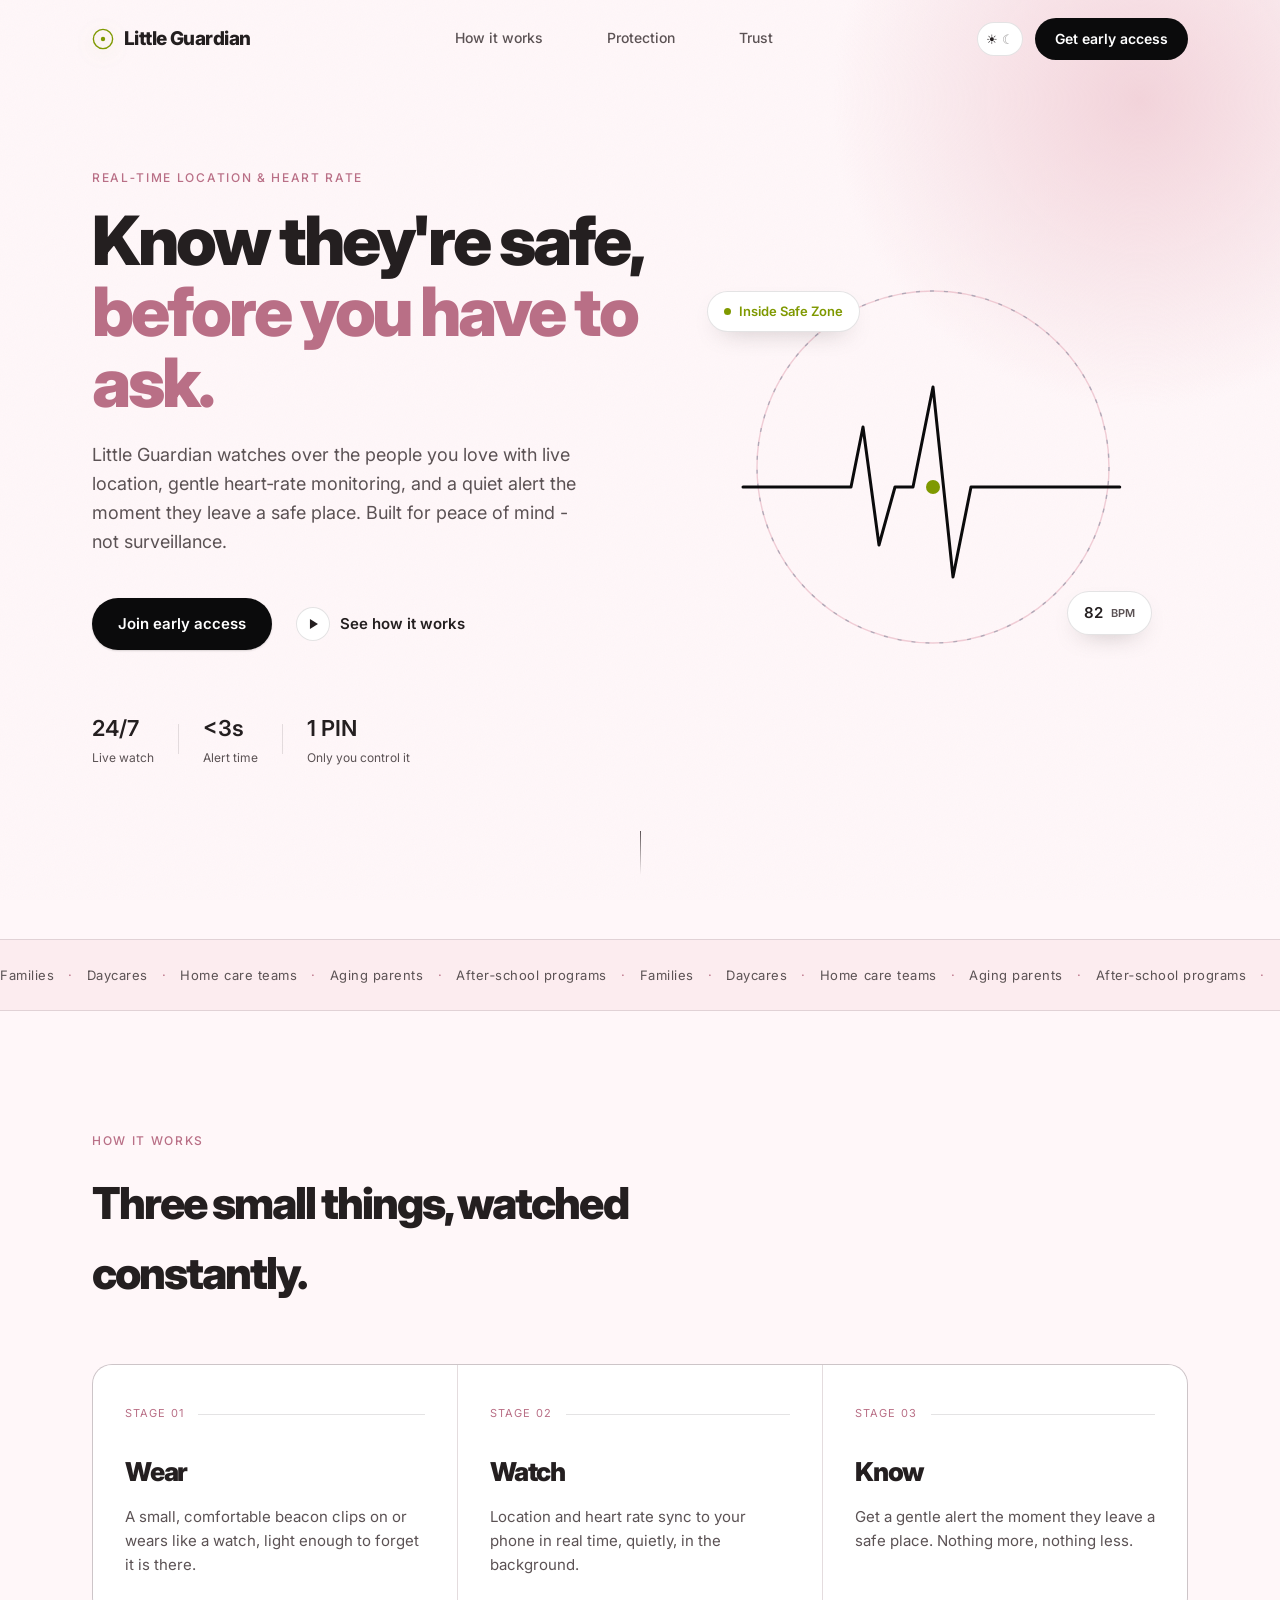
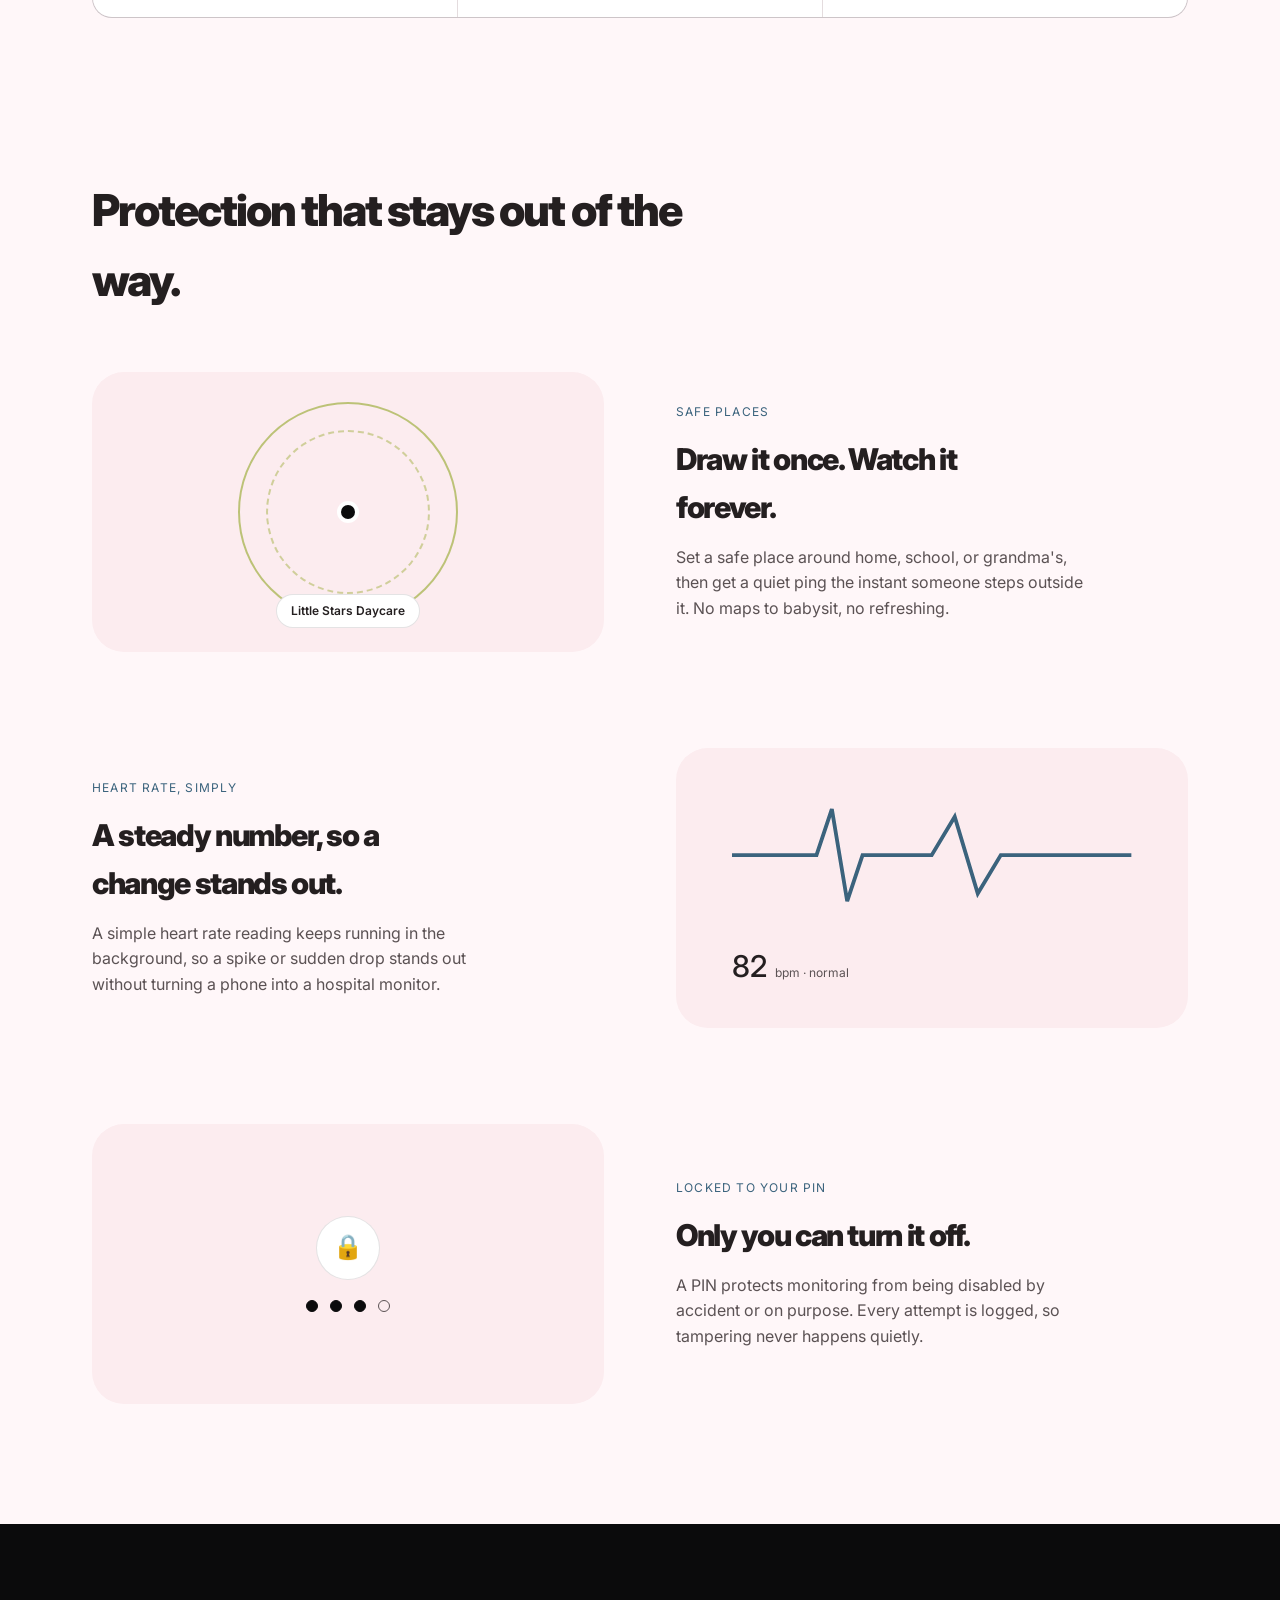
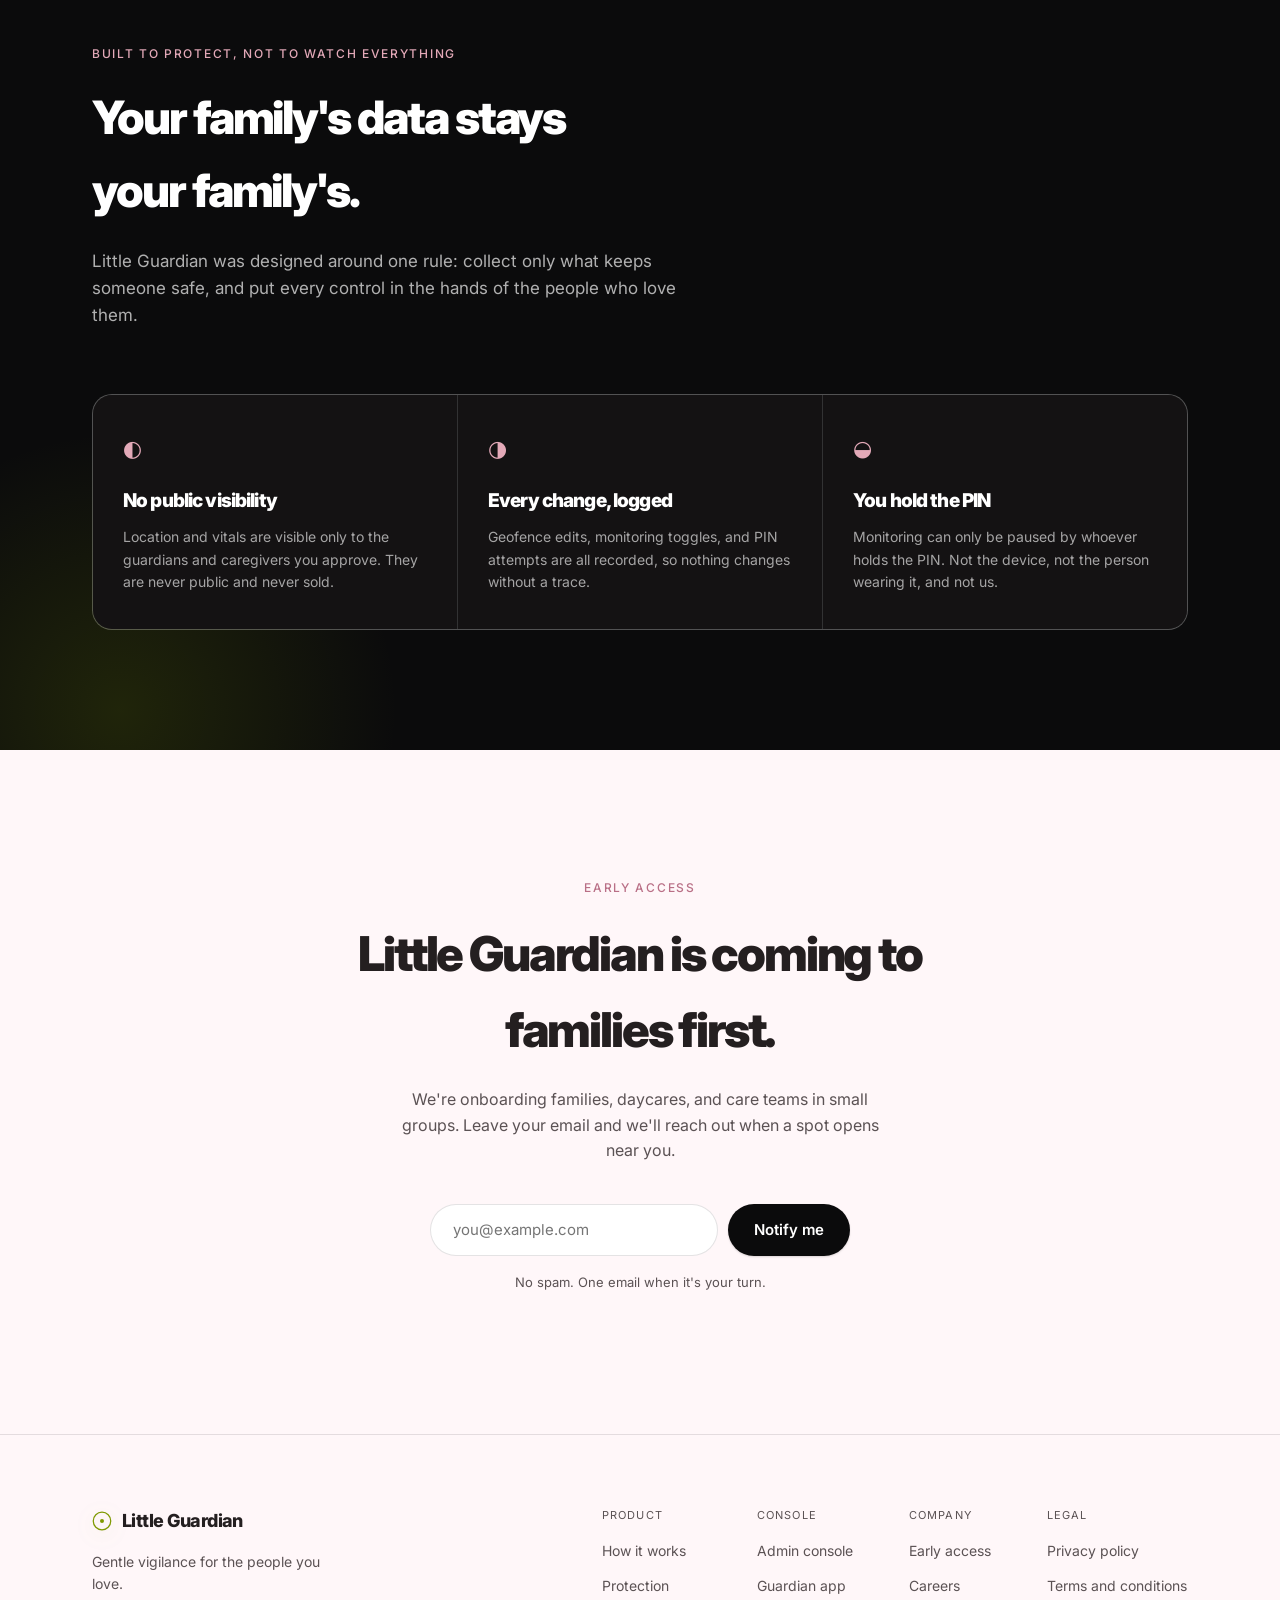
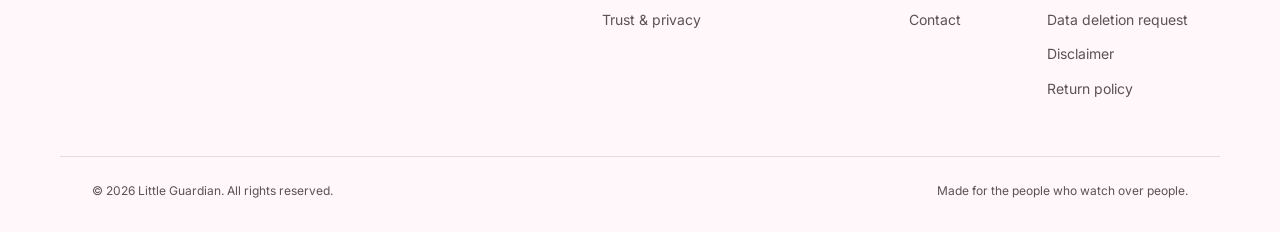
<file: index.html>
<!DOCTYPE html>
<html lang="en">
<head>
<meta charset="UTF-8" />
<meta name="viewport" content="width=device-width, initial-scale=1.0" />
<title>Little Guardian South Africa | Family safety monitoring</title>
<meta name="description" content="Little Guardian South Africa helps families and care teams stay close with live location, heart rate awareness, safe place alerts, and privacy-first controls." />
<meta name="robots" content="index, follow" />
<meta name="keywords" content="Little Guardian, Little Guardian South Africa, family safety app, child location monitor, heart rate alerts, safe zones South Africa" />
<meta property="og:title" content="Little Guardian South Africa" />
<meta property="og:description" content="A gentle family safety experience with live location, heart rate awareness, and safe place alerts." />
<meta property="og:type" content="website" />
<meta property="og:url" content="https://little-guardian.github.io/" />
<meta property="og:image" content="https://little-guardian.github.io/logo.svg" />
<meta name="twitter:card" content="summary_large_image" />
<meta name="twitter:title" content="Little Guardian South Africa" />
<meta name="twitter:description" content="Gentle family safety monitoring for location, heart rate, and safe places." />
<link rel="canonical" href="https://little-guardian.github.io/" />
<link rel="icon" href="/favicon.svg" type="image/svg+xml" />
<link rel="preconnect" href="https://fonts.googleapis.com">
<link rel="preconnect" href="https://fonts.gstatic.com" crossorigin>
<link href="https://fonts.googleapis.com/css2?family=Inter:wght@400;500;600;700;800;900&display=swap" rel="stylesheet">
<link rel="stylesheet" href="styles.css" />
</head>
<body>
  <script>
    document.documentElement.dataset.theme = localStorage.getItem("lg-theme") || "light";
  </script>

  <div class="noise" aria-hidden="true"></div>

  <a class="skip-link" href="#main">Skip to content</a>

  <header class="nav" id="nav">
    <div class="nav-inner">
      <a href="#top" class="wordmark">
        <span class="wordmark-mark" aria-hidden="true">
          <svg viewBox="0 0 32 32" width="22" height="22">
            <circle cx="16" cy="16" r="14" fill="none" stroke="currentColor" stroke-width="2"/>
            <circle cx="16" cy="16" r="3.2" fill="currentColor"/>
          </svg>
        </span>
        Little Guardian
      </a>

      <nav class="nav-links" aria-label="Primary">
        <a href="#how">How it works</a>
        <a href="#features">Protection</a>
        <a href="#trust">Trust</a>
      </nav>

      <div class="nav-actions">
        <button class="theme-toggle" id="themeToggle" type="button" aria-label="Switch to dark theme" aria-pressed="false">
          <span class="theme-toggle-sun" aria-hidden="true">☀</span>
          <span class="theme-toggle-moon" aria-hidden="true">☾</span>
        </button>
        <a href="#early-access" class="btn btn-small btn-ink">Get early access</a>
      </div>
    </div>
  </header>

  <main id="main">

    <!-- ============ HERO ============ -->
    <section class="hero" id="top">
      <div class="hero-inner">
        <div class="hero-copy">
          <p class="eyebrow reveal">Real‑time location &amp; heart rate</p>
          <h1 class="hero-title reveal">
            Know they're safe,
            <span class="hero-title-line">before you have to ask.</span>
          </h1>
          <p class="hero-sub reveal">
            Little Guardian watches over the people you love with live location,
            gentle heart‑rate monitoring, and a quiet alert the moment they leave
            a safe place. Built for peace of mind - not surveillance.
          </p>
          <div class="hero-actions reveal">
            <a href="#early-access" class="btn btn-primary">Join early access</a>
            <a href="#how" class="btn btn-ghost">
              <span class="play-dot" aria-hidden="true"></span>
              See how it works
            </a>
          </div>

          <div class="hero-proof reveal">
            <div class="proof-item">
              <span class="proof-num">24/7</span>
              <span class="proof-label">Live watch</span>
            </div>
            <div class="proof-divider" aria-hidden="true"></div>
            <div class="proof-item">
              <span class="proof-num">&lt;3s</span>
              <span class="proof-label">Alert time</span>
            </div>
            <div class="proof-divider" aria-hidden="true"></div>
            <div class="proof-item">
              <span class="proof-num">1 PIN</span>
              <span class="proof-label">Only you control it</span>
            </div>
          </div>
        </div>

        <div class="hero-visual reveal" aria-hidden="true">
          <div class="pulse-stage">
            <svg class="pulse-svg" viewBox="0 0 420 420" fill="none">
              <circle class="pulse-ring pulse-ring-outer" cx="210" cy="210" r="176"/>
              <circle class="pulse-ring pulse-ring-inner" cx="210" cy="210" r="176" stroke-dasharray="4 10"/>
              <path class="pulse-line" id="pulseLine"
                d="M 20 230
                   L 110 230
                   L 128 230
                   L 140 170
                   L 156 288
                   L 172 230
                   L 190 230
                   L 210 130
                   L 230 320
                   L 248 230
                   L 400 230"
                stroke="currentColor" stroke-width="3" stroke-linecap="round" stroke-linejoin="round"/>
              <circle class="pulse-dot" cx="210" cy="230" r="7"/>
            </svg>

            <div class="chip chip-safe">
              <span class="chip-dot"></span>
              Inside Safe Zone
            </div>
            <div class="chip chip-bpm">
              <span class="chip-bpm-value" id="bpmValue">82</span>
              <span class="chip-bpm-unit">BPM</span>
            </div>
          </div>
        </div>
      </div>

      <div class="hero-scroll-cue reveal" aria-hidden="true">
        <span></span>
      </div>
    </section>

    <!-- ============ MARQUEE STRIP ============ -->
    <div class="marquee" aria-hidden="true">
      <div class="marquee-track">
        <span>Families</span><span class="marquee-dot">·</span>
        <span>Daycares</span><span class="marquee-dot">·</span>
        <span>Home care teams</span><span class="marquee-dot">·</span>
        <span>Aging parents</span><span class="marquee-dot">·</span>
        <span>After‑school programs</span><span class="marquee-dot">·</span>
        <span>Families</span><span class="marquee-dot">·</span>
        <span>Daycares</span><span class="marquee-dot">·</span>
        <span>Home care teams</span><span class="marquee-dot">·</span>
        <span>Aging parents</span><span class="marquee-dot">·</span>
        <span>After‑school programs</span><span class="marquee-dot">·</span>
      </div>
    </div>

    <!-- ============ HOW IT WORKS ============ -->
    <section class="how" id="how">
      <div class="section-inner">
        <p class="eyebrow reveal">How it works</p>
        <h2 class="section-title reveal">Three small things, watched constantly.</h2>

        <div class="stages">
          <article class="stage reveal">
            <div class="stage-head">
              <span class="stage-mono">STAGE 01</span>
              <span class="stage-line" aria-hidden="true"></span>
            </div>
            <h3>Wear</h3>
            <p>A small, comfortable beacon clips on or wears like a watch, light enough to forget it is there.</p>
          </article>

          <article class="stage reveal">
            <div class="stage-head">
              <span class="stage-mono">STAGE 02</span>
              <span class="stage-line" aria-hidden="true"></span>
            </div>
            <h3>Watch</h3>
            <p>Location and heart rate sync to your phone in real time, quietly, in the background.</p>
          </article>

          <article class="stage reveal">
            <div class="stage-head">
              <span class="stage-mono">STAGE 03</span>
              <span class="stage-line" aria-hidden="true"></span>
            </div>
            <h3>Know</h3>
            <p>Get a gentle alert the moment they leave a safe place. Nothing more, nothing less.</p>
          </article>
        </div>
      </div>
    </section>

    <!-- ============ FEATURES ============ -->
    <section class="features" id="features">
      <div class="section-inner">
        <p class="eyebrow reveal">What's watching</p>
        <h2 class="section-title reveal">Protection that stays out of the way.</h2>

        <div class="feature-rows">

          <article class="feature-row reveal">
            <div class="feature-visual">
              <div class="geofence-demo">
                <div class="geofence-ring"></div>
                <div class="geofence-ring geofence-ring-2"></div>
                <div class="geofence-dot"></div>
                <span class="geofence-label">Little Stars Daycare</span>
              </div>
            </div>
            <div class="feature-copy">
              <span class="feature-index">Safe Places</span>
              <h3>Draw it once. Watch it forever.</h3>
              <p>Set a safe place around home, school, or grandma's, then get a quiet ping the instant someone steps outside it. No maps to babysit, no refreshing.</p>
            </div>
          </article>

          <article class="feature-row feature-row-reverse reveal">
            <div class="feature-visual">
              <div class="bpm-demo">
                <svg viewBox="0 0 260 90" class="bpm-demo-line">
                  <polyline id="bpmDemoLine" points="0,45 40,45 55,45 65,15 75,75 85,45 100,45 130,45 145,20 160,70 175,45 260,45" fill="none" stroke="currentColor" stroke-width="2.5"/>
                </svg>
                <div class="bpm-demo-readout">
                  <span class="bpm-demo-num">82</span>
                  <span class="bpm-demo-unit">bpm · normal</span>
                </div>
              </div>
            </div>
            <div class="feature-copy">
              <span class="feature-index">Heart Rate, Simply</span>
              <h3>A steady number, so a change stands out.</h3>
              <p>A simple heart rate reading keeps running in the background, so a spike or sudden drop stands out without turning a phone into a hospital monitor.</p>
            </div>
          </article>

          <article class="feature-row reveal">
            <div class="feature-visual">
              <div class="pin-demo">
                <div class="pin-demo-lock">🔒</div>
                <div class="pin-demo-dots">
                  <span class="pin-demo-dot pin-demo-dot-filled"></span>
                  <span class="pin-demo-dot pin-demo-dot-filled"></span>
                  <span class="pin-demo-dot pin-demo-dot-filled"></span>
                  <span class="pin-demo-dot"></span>
                </div>
              </div>
            </div>
            <div class="feature-copy">
              <span class="feature-index">Locked to Your PIN</span>
              <h3>Only you can turn it off.</h3>
              <p>A PIN protects monitoring from being disabled by accident or on purpose. Every attempt is logged, so tampering never happens quietly.</p>
            </div>
          </article>

        </div>
      </div>
    </section>

    <!-- ============ TRUST ============ -->
    <section class="trust" id="trust">
      <div class="section-inner">
        <p class="eyebrow eyebrow-light reveal">Built to protect, not to watch everything</p>
        <h2 class="trust-title reveal">Your family's data stays your family's.</h2>
        <p class="trust-sub reveal">
          Little Guardian was designed around one rule: collect only what keeps
          someone safe, and put every control in the hands of the people who
          love them.
        </p>

        <div class="trust-grid">
          <div class="trust-card reveal">
            <span class="trust-card-icon" aria-hidden="true">◐</span>
            <h3>No public visibility</h3>
            <p>Location and vitals are visible only to the guardians and caregivers you approve. They are never public and never sold.</p>
          </div>
          <div class="trust-card reveal">
            <span class="trust-card-icon" aria-hidden="true">◑</span>
            <h3>Every change, logged</h3>
            <p>Geofence edits, monitoring toggles, and PIN attempts are all recorded, so nothing changes without a trace.</p>
          </div>
          <div class="trust-card reveal">
            <span class="trust-card-icon" aria-hidden="true">◒</span>
            <h3>You hold the PIN</h3>
            <p>Monitoring can only be paused by whoever holds the PIN. Not the device, not the person wearing it, and not us.</p>
          </div>
        </div>
      </div>
    </section>

    <!-- ============ CTA / EARLY ACCESS ============ -->
    <section class="cta" id="early-access">
      <div class="section-inner cta-inner">
        <p class="eyebrow reveal">Early access</p>
        <h2 class="cta-title reveal">Little Guardian is coming to families first.</h2>
        <p class="cta-sub reveal">
          We're onboarding families, daycares, and care teams in small groups.
          Leave your email and we'll reach out when a spot opens near you.
        </p>

        <form class="cta-form reveal" id="ctaForm" novalidate>
          <label class="visually-hidden" for="ctaEmail">Email address</label>
          <input type="email" id="ctaEmail" name="email" placeholder="you@example.com" required />
          <button type="submit" class="btn btn-primary">
            <span class="btn-label">Notify me</span>
          </button>
        </form>
        <p class="cta-note" id="ctaNote" role="status" aria-live="polite">No spam. One email when it's your turn.</p>
      </div>
    </section>

  </main>

  <footer class="footer">
    <div class="footer-inner">
      <div class="footer-brand">
        <a href="#top" class="wordmark wordmark-footer">
          <span class="wordmark-mark" aria-hidden="true">
            <svg viewBox="0 0 32 32" width="20" height="20">
              <circle cx="16" cy="16" r="14" fill="none" stroke="currentColor" stroke-width="2"/>
              <circle cx="16" cy="16" r="3.2" fill="currentColor"/>
            </svg>
          </span>
          Little Guardian
        </a>
        <p>Gentle vigilance for the people you love.</p>
      </div>

      <div class="footer-links">
        <div class="footer-col">
          <span class="footer-col-title">Product</span>
          <a href="#how">How it works</a>
          <a href="#features">Protection</a>
          <a href="#trust">Trust &amp; privacy</a>
        </div>
        <div class="footer-col">
          <span class="footer-col-title">Console</span>
          <a href="/admin">Admin console</a>
          <a href="/u">Guardian app</a>
        </div>
        <div class="footer-col">
          <span class="footer-col-title">Company</span>
          <a href="#early-access">Early access</a>
          <a href="/careers/">Careers</a>
          <a href="mailto:hello@littleguardian.app">Contact</a>
        </div>
        <div class="footer-col">
          <span class="footer-col-title">Legal</span>
          <a href="/legal/privacy-policy.html">Privacy policy</a>
          <a href="/legal/terms-and-conditions.html">Terms and conditions</a>
          <a href="/legal/data-deletion-request.html">Data deletion request</a>
          <a href="/legal/disclaimer.html">Disclaimer</a>
          <a href="/legal/return-policy.html">Return policy</a>
        </div>
      </div>
    </div>
    <div class="footer-bottom">
      <span>© <span id="year"></span> Little Guardian. All rights reserved.</span>
      <span>Made for the people who watch over people.</span>
    </div>
  </footer>

  <script src="script.js"></script>
</body>
</html>
</file>
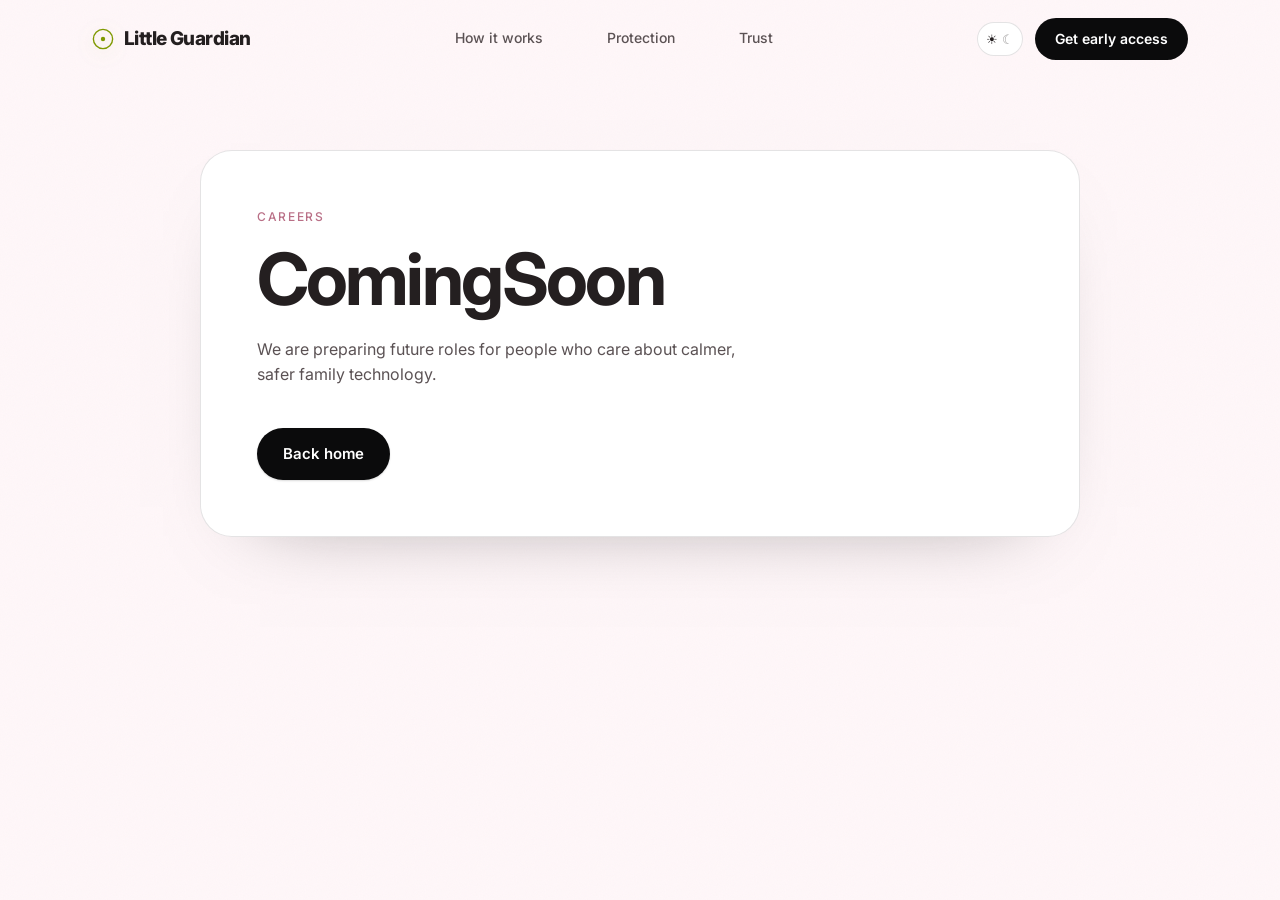
<file: careers/index.html>
<!DOCTYPE html>
<html lang="en">
<head>
<meta charset="UTF-8" />
<meta name="viewport" content="width=device-width, initial-scale=1.0" />
<title>Careers | Little Guardian South Africa</title>
<meta name="description" content="Careers at Little Guardian South Africa. Coming soon." />
<meta name="robots" content="index, follow" />
<link rel="canonical" href="https://little-guardian.github.io/careers/" />
<link rel="icon" href="/favicon.svg" type="image/svg+xml" />
<link rel="preconnect" href="https://fonts.googleapis.com">
<link rel="preconnect" href="https://fonts.gstatic.com" crossorigin>
<link href="https://fonts.googleapis.com/css2?family=Inter:wght@400;500;600;700;800;900&display=swap" rel="stylesheet">
<link rel="stylesheet" href="/styles.css" />
</head>
<body>
<script>document.documentElement.dataset.theme = localStorage.getItem("lg-theme") || "light";</script>
<div class="noise" aria-hidden="true">
</div>
<a class="skip-link" href="#main">Skip to content</a>
<header class="nav is-scrolled" id="nav">
<div class="nav-inner">
<a href="/" class="wordmark">
<span class="wordmark-mark" aria-hidden="true">
<svg viewBox="0 0 32 32" width="22" height="22">
<circle cx="16" cy="16" r="14" fill="none" stroke="currentColor" stroke-width="2"/>
<circle cx="16" cy="16" r="3.2" fill="currentColor"/>
</svg>
</span>Little Guardian</a>
<nav class="nav-links" aria-label="Primary">
<a href="/#how">How it works</a>
<a href="/#features">Protection</a>
<a href="/#trust">Trust</a>
</nav>
<div class="nav-actions">
<button class="theme-toggle" id="themeToggle" type="button" aria-label="Switch to dark theme" aria-pressed="false">
<span class="theme-toggle-sun" aria-hidden="true">☀</span>
<span class="theme-toggle-moon" aria-hidden="true">☾</span>
</button>
<a href="/#early-access" class="btn btn-small btn-ink">Get early access</a>
</div>
</div>
</header>
<main id="main" class="careers-main">
<section class="careers-shell reveal">
<p class="eyebrow">Careers</p>
<h1 class="careers-title">
<span class="wave-word">
<span style="--i:0">C</span>
<span style="--i:1">o</span>
<span style="--i:2">m</span>
<span style="--i:3">i</span>
<span style="--i:4">n</span>
<span style="--i:5">g</span>
<span style="--i:6"> </span>
<span style="--i:7">S</span>
<span style="--i:8">o</span>
<span style="--i:9">o</span>
<span style="--i:10">n</span>
</span>
</h1>
<p class="cta-sub">We are preparing future roles for people who care about calmer, safer family technology.</p>
<a class="btn btn-primary" href="/">Back home</a>
</section>
</main>
<script src="/script.js">
</script>
</body>
</html>
</file>
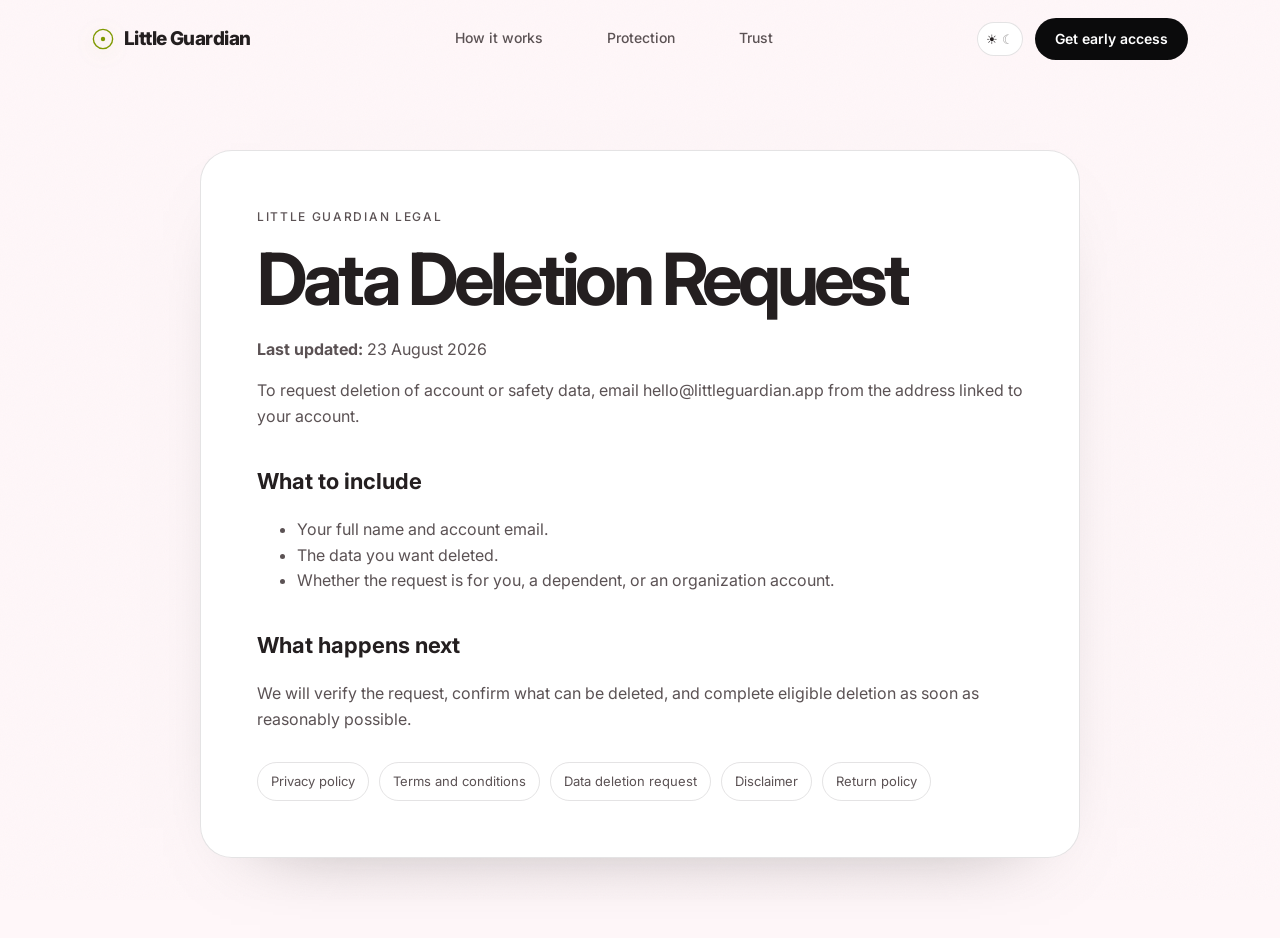
<file: legal/data-deletion-request.html>
<!DOCTYPE html>
<html lang="en">
<head>
<meta charset="UTF-8" />
<meta name="viewport" content="width=device-width, initial-scale=1.0" />
<title>Data Deletion Request | Little Guardian South Africa</title>
<meta name="description" content="Request deletion of Little Guardian South Africa account or safety data." />
<meta name="robots" content="index, follow" />
<link rel="canonical" href="https://little-guardian.github.io/legal/data-deletion-request.html" />
<link rel="icon" href="/favicon.svg" type="image/svg+xml" />
<link rel="preconnect" href="https://fonts.googleapis.com">
<link rel="preconnect" href="https://fonts.gstatic.com" crossorigin>
<link href="https://fonts.googleapis.com/css2?family=Inter:wght@400;500;600;700;800;900&display=swap" rel="stylesheet">
<link rel="stylesheet" href="/styles.css" />
</head>
<body>
<script>document.documentElement.dataset.theme = localStorage.getItem("lg-theme") || "light";</script>
<div class="noise" aria-hidden="true">
</div>
<a class="skip-link" href="#main">Skip to content</a>
<header class="nav is-scrolled" id="nav">
<div class="nav-inner">
<a href="/" class="wordmark">
<span class="wordmark-mark" aria-hidden="true">
<svg viewBox="0 0 32 32" width="22" height="22">
<circle cx="16" cy="16" r="14" fill="none" stroke="currentColor" stroke-width="2"/>
<circle cx="16" cy="16" r="3.2" fill="currentColor"/>
</svg>
</span>Little Guardian</a>
<nav class="nav-links" aria-label="Primary">
<a href="/#how">How it works</a>
<a href="/#features">Protection</a>
<a href="/#trust">Trust</a>
</nav>
<div class="nav-actions">
<button class="theme-toggle" id="themeToggle" type="button" aria-label="Switch to dark theme" aria-pressed="false">
<span class="theme-toggle-sun" aria-hidden="true">☀</span>
<span class="theme-toggle-moon" aria-hidden="true">☾</span>
</button>
<a href="/#early-access" class="btn btn-small btn-ink">Get early access</a>
</div>
</div>
</header>
<main id="main" class="legal-main">
<article class="legal-shell reveal">
<p class="eyebrow">Little Guardian legal</p>
<h1>Data Deletion Request</h1>
<p>
<strong>Last updated:</strong> 23 August 2026</p>
<p>To request deletion of account or safety data, email hello@littleguardian.app from the address linked to your account.</p>
<h2>What to include</h2>
<ul>
<li>Your full name and account email.</li>
<li>The data you want deleted.</li>
<li>Whether the request is for you, a dependent, or an organization account.</li>
</ul>
<h2>What happens next</h2>
<p>We will verify the request, confirm what can be deleted, and complete eligible deletion as soon as reasonably possible.</p>
<div class="legal-nav">
<a href="/legal/privacy-policy.html">Privacy policy</a>
<a href="/legal/terms-and-conditions.html">Terms and conditions</a>
<a href="/legal/data-deletion-request.html">Data deletion request</a>
<a href="/legal/disclaimer.html">Disclaimer</a>
<a href="/legal/return-policy.html">Return policy</a>
</div>
</article>
</main>
<script src="/script.js">
</script>
</body>
</html>
</file>
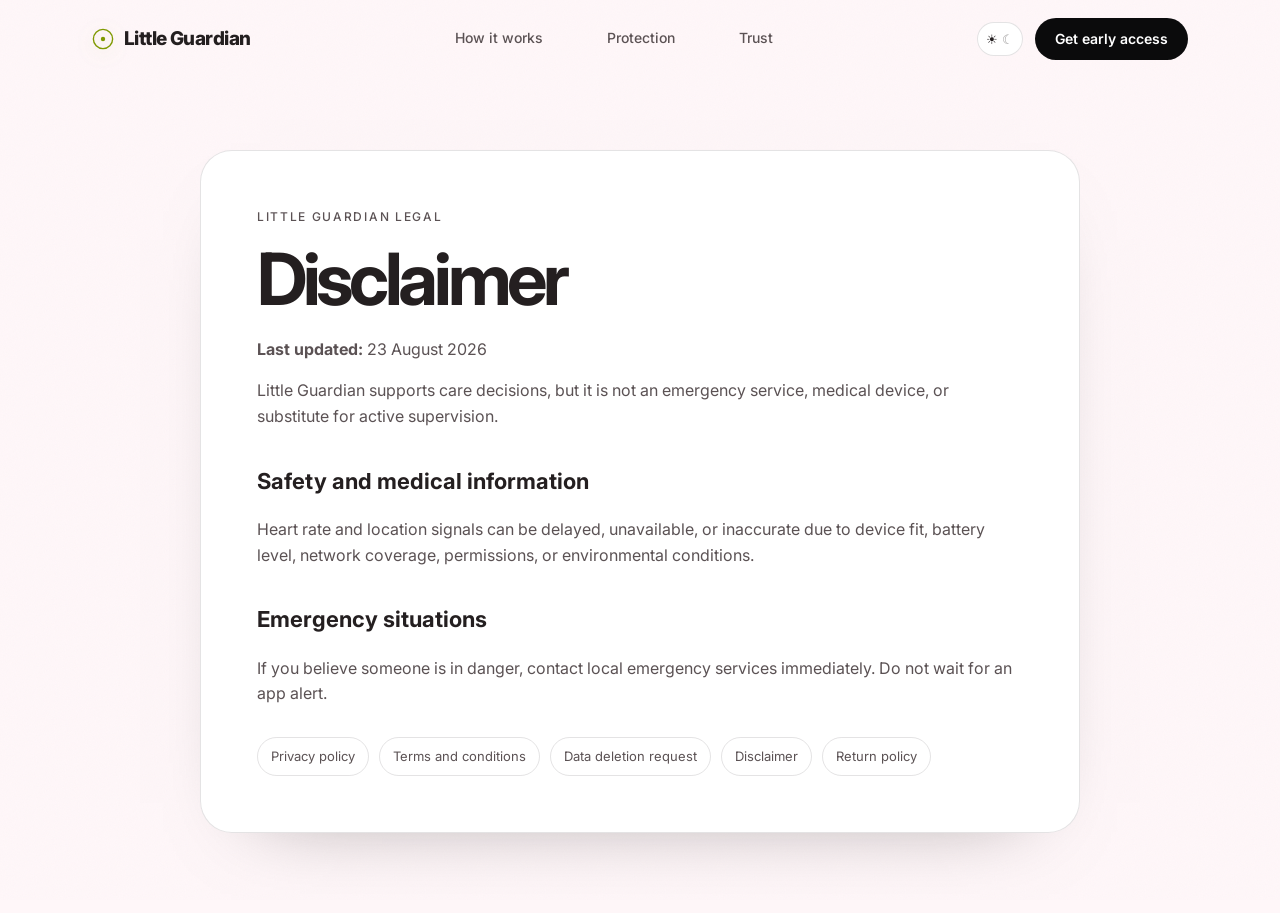
<file: legal/disclaimer.html>
<!DOCTYPE html>
<html lang="en">
<head>
<meta charset="UTF-8" />
<meta name="viewport" content="width=device-width, initial-scale=1.0" />
<title>Disclaimer | Little Guardian South Africa</title>
<meta name="description" content="Important limitations for Little Guardian South Africa family safety information." />
<meta name="robots" content="index, follow" />
<link rel="canonical" href="https://little-guardian.github.io/legal/disclaimer.html" />
<link rel="icon" href="/favicon.svg" type="image/svg+xml" />
<link rel="preconnect" href="https://fonts.googleapis.com">
<link rel="preconnect" href="https://fonts.gstatic.com" crossorigin>
<link href="https://fonts.googleapis.com/css2?family=Inter:wght@400;500;600;700;800;900&display=swap" rel="stylesheet">
<link rel="stylesheet" href="/styles.css" />
</head>
<body>
<script>document.documentElement.dataset.theme = localStorage.getItem("lg-theme") || "light";</script>
<div class="noise" aria-hidden="true">
</div>
<a class="skip-link" href="#main">Skip to content</a>
<header class="nav is-scrolled" id="nav">
<div class="nav-inner">
<a href="/" class="wordmark">
<span class="wordmark-mark" aria-hidden="true">
<svg viewBox="0 0 32 32" width="22" height="22">
<circle cx="16" cy="16" r="14" fill="none" stroke="currentColor" stroke-width="2"/>
<circle cx="16" cy="16" r="3.2" fill="currentColor"/>
</svg>
</span>Little Guardian</a>
<nav class="nav-links" aria-label="Primary">
<a href="/#how">How it works</a>
<a href="/#features">Protection</a>
<a href="/#trust">Trust</a>
</nav>
<div class="nav-actions">
<button class="theme-toggle" id="themeToggle" type="button" aria-label="Switch to dark theme" aria-pressed="false">
<span class="theme-toggle-sun" aria-hidden="true">☀</span>
<span class="theme-toggle-moon" aria-hidden="true">☾</span>
</button>
<a href="/#early-access" class="btn btn-small btn-ink">Get early access</a>
</div>
</div>
</header>
<main id="main" class="legal-main">
<article class="legal-shell reveal">
<p class="eyebrow">Little Guardian legal</p>
<h1>Disclaimer</h1>
<p>
<strong>Last updated:</strong> 23 August 2026</p>
<p>Little Guardian supports care decisions, but it is not an emergency service, medical device, or substitute for active supervision.</p>
<h2>Safety and medical information</h2>
<p>Heart rate and location signals can be delayed, unavailable, or inaccurate due to device fit, battery level, network coverage, permissions, or environmental conditions.</p>
<h2>Emergency situations</h2>
<p>If you believe someone is in danger, contact local emergency services immediately. Do not wait for an app alert.</p>
<div class="legal-nav">
<a href="/legal/privacy-policy.html">Privacy policy</a>
<a href="/legal/terms-and-conditions.html">Terms and conditions</a>
<a href="/legal/data-deletion-request.html">Data deletion request</a>
<a href="/legal/disclaimer.html">Disclaimer</a>
<a href="/legal/return-policy.html">Return policy</a>
</div>
</article>
</main>
<script src="/script.js">
</script>
</body>
</html>
</file>
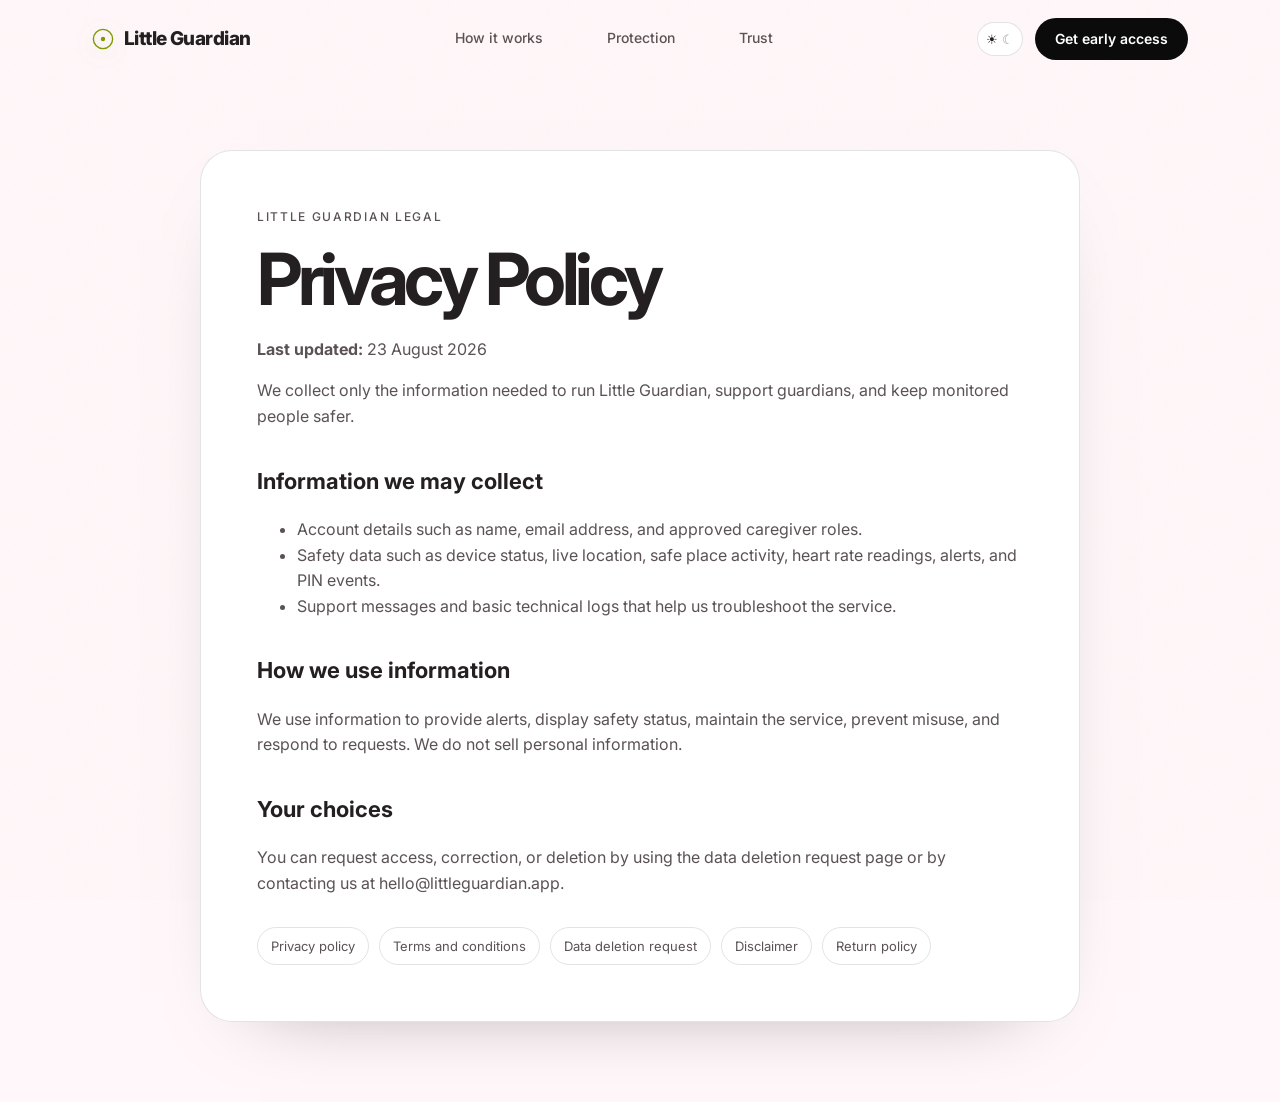
<file: legal/privacy-policy.html>
<!DOCTYPE html>
<html lang="en">
<head>
<meta charset="UTF-8" />
<meta name="viewport" content="width=device-width, initial-scale=1.0" />
<title>Privacy Policy | Little Guardian South Africa</title>
<meta name="description" content="How Little Guardian South Africa handles family safety, location, heart rate, and account information." />
<meta name="robots" content="index, follow" />
<link rel="canonical" href="https://little-guardian.github.io/legal/privacy-policy.html" />
<link rel="icon" href="/favicon.svg" type="image/svg+xml" />
<link rel="preconnect" href="https://fonts.googleapis.com">
<link rel="preconnect" href="https://fonts.gstatic.com" crossorigin>
<link href="https://fonts.googleapis.com/css2?family=Inter:wght@400;500;600;700;800;900&display=swap" rel="stylesheet">
<link rel="stylesheet" href="/styles.css" />
</head>
<body>
<script>document.documentElement.dataset.theme = localStorage.getItem("lg-theme") || "light";</script>
<div class="noise" aria-hidden="true">
</div>
<a class="skip-link" href="#main">Skip to content</a>
<header class="nav is-scrolled" id="nav">
<div class="nav-inner">
<a href="/" class="wordmark">
<span class="wordmark-mark" aria-hidden="true">
<svg viewBox="0 0 32 32" width="22" height="22">
<circle cx="16" cy="16" r="14" fill="none" stroke="currentColor" stroke-width="2"/>
<circle cx="16" cy="16" r="3.2" fill="currentColor"/>
</svg>
</span>Little Guardian</a>
<nav class="nav-links" aria-label="Primary">
<a href="/#how">How it works</a>
<a href="/#features">Protection</a>
<a href="/#trust">Trust</a>
</nav>
<div class="nav-actions">
<button class="theme-toggle" id="themeToggle" type="button" aria-label="Switch to dark theme" aria-pressed="false">
<span class="theme-toggle-sun" aria-hidden="true">☀</span>
<span class="theme-toggle-moon" aria-hidden="true">☾</span>
</button>
<a href="/#early-access" class="btn btn-small btn-ink">Get early access</a>
</div>
</div>
</header>
<main id="main" class="legal-main">
<article class="legal-shell reveal">
<p class="eyebrow">Little Guardian legal</p>
<h1>Privacy Policy</h1>
<p>
<strong>Last updated:</strong> 23 August 2026</p>
<p>We collect only the information needed to run Little Guardian, support guardians, and keep monitored people safer.</p>
<h2>Information we may collect</h2>
<ul>
<li>Account details such as name, email address, and approved caregiver roles.</li>
<li>Safety data such as device status, live location, safe place activity, heart rate readings, alerts, and PIN events.</li>
<li>Support messages and basic technical logs that help us troubleshoot the service.</li>
</ul>
<h2>How we use information</h2>
<p>We use information to provide alerts, display safety status, maintain the service, prevent misuse, and respond to requests. We do not sell personal information.</p>
<h2>Your choices</h2>
<p>You can request access, correction, or deletion by using the data deletion request page or by contacting us at hello@littleguardian.app.</p>
<div class="legal-nav">
<a href="/legal/privacy-policy.html">Privacy policy</a>
<a href="/legal/terms-and-conditions.html">Terms and conditions</a>
<a href="/legal/data-deletion-request.html">Data deletion request</a>
<a href="/legal/disclaimer.html">Disclaimer</a>
<a href="/legal/return-policy.html">Return policy</a>
</div>
</article>
</main>
<script src="/script.js">
</script>
</body>
</html>
</file>
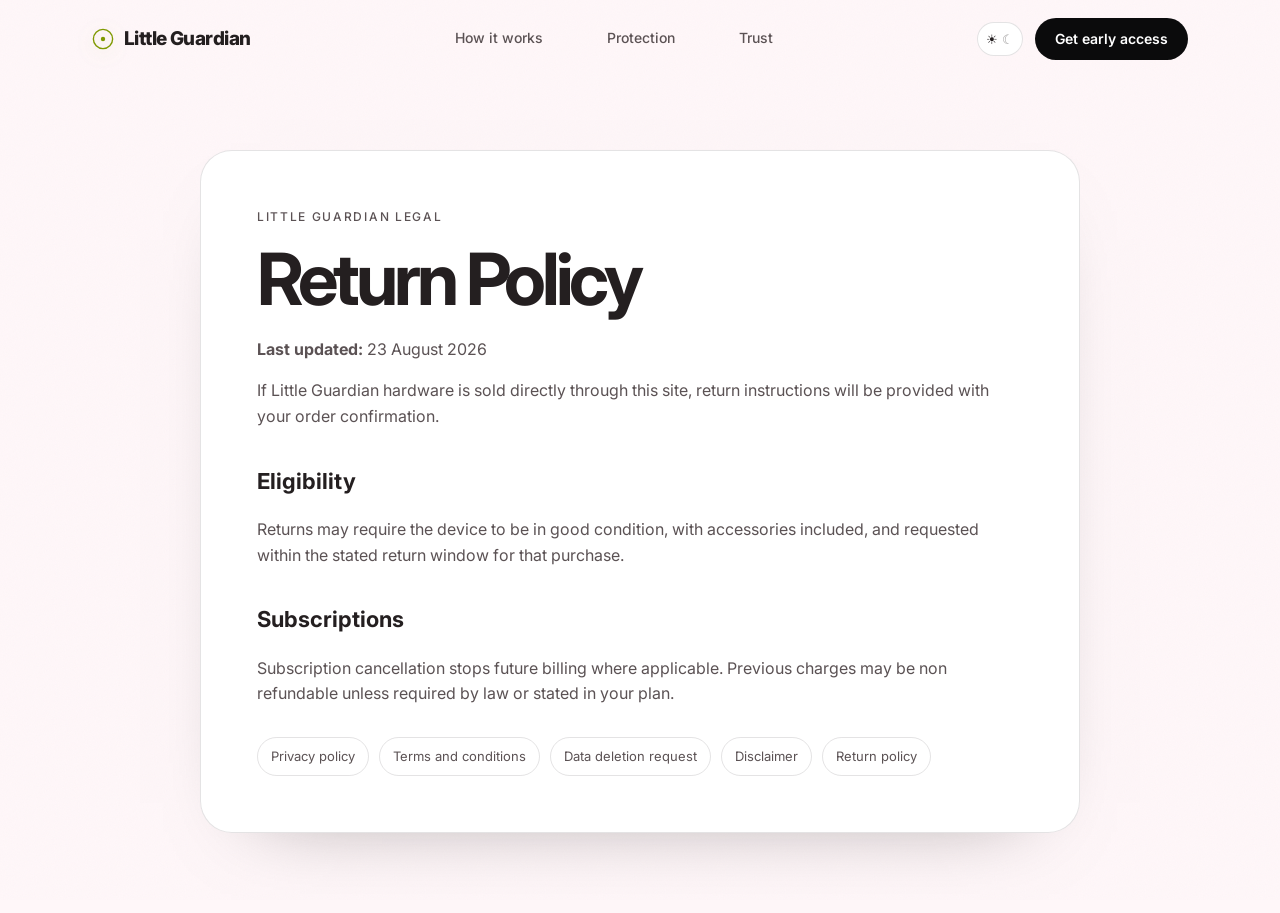
<file: legal/return-policy.html>
<!DOCTYPE html>
<html lang="en">
<head>
<meta charset="UTF-8" />
<meta name="viewport" content="width=device-width, initial-scale=1.0" />
<title>Return Policy | Little Guardian South Africa</title>
<meta name="description" content="Returns and refund guidance for Little Guardian South Africa devices and services." />
<meta name="robots" content="index, follow" />
<link rel="canonical" href="https://little-guardian.github.io/legal/return-policy.html" />
<link rel="icon" href="/favicon.svg" type="image/svg+xml" />
<link rel="preconnect" href="https://fonts.googleapis.com">
<link rel="preconnect" href="https://fonts.gstatic.com" crossorigin>
<link href="https://fonts.googleapis.com/css2?family=Inter:wght@400;500;600;700;800;900&display=swap" rel="stylesheet">
<link rel="stylesheet" href="/styles.css" />
</head>
<body>
<script>document.documentElement.dataset.theme = localStorage.getItem("lg-theme") || "light";</script>
<div class="noise" aria-hidden="true">
</div>
<a class="skip-link" href="#main">Skip to content</a>
<header class="nav is-scrolled" id="nav">
<div class="nav-inner">
<a href="/" class="wordmark">
<span class="wordmark-mark" aria-hidden="true">
<svg viewBox="0 0 32 32" width="22" height="22">
<circle cx="16" cy="16" r="14" fill="none" stroke="currentColor" stroke-width="2"/>
<circle cx="16" cy="16" r="3.2" fill="currentColor"/>
</svg>
</span>Little Guardian</a>
<nav class="nav-links" aria-label="Primary">
<a href="/#how">How it works</a>
<a href="/#features">Protection</a>
<a href="/#trust">Trust</a>
</nav>
<div class="nav-actions">
<button class="theme-toggle" id="themeToggle" type="button" aria-label="Switch to dark theme" aria-pressed="false">
<span class="theme-toggle-sun" aria-hidden="true">☀</span>
<span class="theme-toggle-moon" aria-hidden="true">☾</span>
</button>
<a href="/#early-access" class="btn btn-small btn-ink">Get early access</a>
</div>
</div>
</header>
<main id="main" class="legal-main">
<article class="legal-shell reveal">
<p class="eyebrow">Little Guardian legal</p>
<h1>Return Policy</h1>
<p>
<strong>Last updated:</strong> 23 August 2026</p>
<p>If Little Guardian hardware is sold directly through this site, return instructions will be provided with your order confirmation.</p>
<h2>Eligibility</h2>
<p>Returns may require the device to be in good condition, with accessories included, and requested within the stated return window for that purchase.</p>
<h2>Subscriptions</h2>
<p>Subscription cancellation stops future billing where applicable. Previous charges may be non refundable unless required by law or stated in your plan.</p>
<div class="legal-nav">
<a href="/legal/privacy-policy.html">Privacy policy</a>
<a href="/legal/terms-and-conditions.html">Terms and conditions</a>
<a href="/legal/data-deletion-request.html">Data deletion request</a>
<a href="/legal/disclaimer.html">Disclaimer</a>
<a href="/legal/return-policy.html">Return policy</a>
</div>
</article>
</main>
<script src="/script.js">
</script>
</body>
</html>
</file>
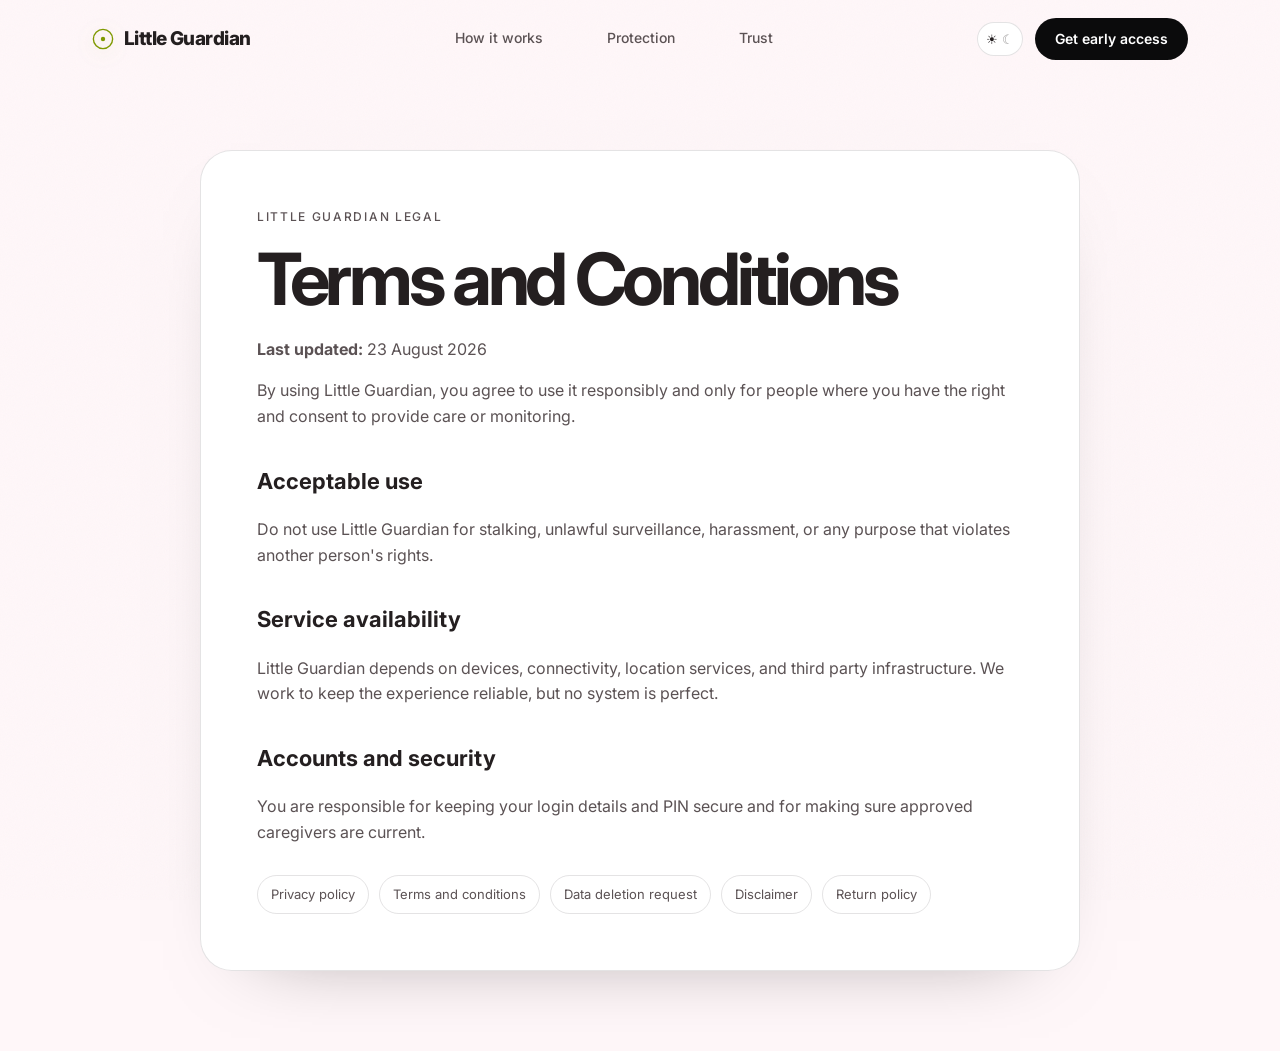
<file: legal/terms-and-conditions.html>
<!DOCTYPE html>
<html lang="en">
<head>
<meta charset="UTF-8" />
<meta name="viewport" content="width=device-width, initial-scale=1.0" />
<title>Terms and Conditions | Little Guardian South Africa</title>
<meta name="description" content="Terms for using the Little Guardian South Africa website and family safety services." />
<meta name="robots" content="index, follow" />
<link rel="canonical" href="https://little-guardian.github.io/legal/terms-and-conditions.html" />
<link rel="icon" href="/favicon.svg" type="image/svg+xml" />
<link rel="preconnect" href="https://fonts.googleapis.com">
<link rel="preconnect" href="https://fonts.gstatic.com" crossorigin>
<link href="https://fonts.googleapis.com/css2?family=Inter:wght@400;500;600;700;800;900&display=swap" rel="stylesheet">
<link rel="stylesheet" href="/styles.css" />
</head>
<body>
<script>document.documentElement.dataset.theme = localStorage.getItem("lg-theme") || "light";</script>
<div class="noise" aria-hidden="true">
</div>
<a class="skip-link" href="#main">Skip to content</a>
<header class="nav is-scrolled" id="nav">
<div class="nav-inner">
<a href="/" class="wordmark">
<span class="wordmark-mark" aria-hidden="true">
<svg viewBox="0 0 32 32" width="22" height="22">
<circle cx="16" cy="16" r="14" fill="none" stroke="currentColor" stroke-width="2"/>
<circle cx="16" cy="16" r="3.2" fill="currentColor"/>
</svg>
</span>Little Guardian</a>
<nav class="nav-links" aria-label="Primary">
<a href="/#how">How it works</a>
<a href="/#features">Protection</a>
<a href="/#trust">Trust</a>
</nav>
<div class="nav-actions">
<button class="theme-toggle" id="themeToggle" type="button" aria-label="Switch to dark theme" aria-pressed="false">
<span class="theme-toggle-sun" aria-hidden="true">☀</span>
<span class="theme-toggle-moon" aria-hidden="true">☾</span>
</button>
<a href="/#early-access" class="btn btn-small btn-ink">Get early access</a>
</div>
</div>
</header>
<main id="main" class="legal-main">
<article class="legal-shell reveal">
<p class="eyebrow">Little Guardian legal</p>
<h1>Terms and Conditions</h1>
<p>
<strong>Last updated:</strong> 23 August 2026</p>
<p>By using Little Guardian, you agree to use it responsibly and only for people where you have the right and consent to provide care or monitoring.</p>
<h2>Acceptable use</h2>
<p>Do not use Little Guardian for stalking, unlawful surveillance, harassment, or any purpose that violates another person's rights.</p>
<h2>Service availability</h2>
<p>Little Guardian depends on devices, connectivity, location services, and third party infrastructure. We work to keep the experience reliable, but no system is perfect.</p>
<h2>Accounts and security</h2>
<p>You are responsible for keeping your login details and PIN secure and for making sure approved caregivers are current.</p>
<div class="legal-nav">
<a href="/legal/privacy-policy.html">Privacy policy</a>
<a href="/legal/terms-and-conditions.html">Terms and conditions</a>
<a href="/legal/data-deletion-request.html">Data deletion request</a>
<a href="/legal/disclaimer.html">Disclaimer</a>
<a href="/legal/return-policy.html">Return policy</a>
</div>
</article>
</main>
<script src="/script.js">
</script>
</body>
</html>
</file>
<file: styles.css>
/* ===========================================================
   LITTLE GUARDIAN - Landing Page
   Design tokens
   Color   - paper #FFF7F9, paper-deep #FCEEF1, ink #1E1B1C,
             ink-black #0B0B0C, rose #E3A9B8, rose-deep #C97B90,
             olive #7F9900 (safe-zone signal), steel #3B637D
   Type    - Inter throughout, with weight and spacing for hierarchy
   Shape   - soft radii, hairline rules, one signature motif:
             the pulse-line-into-a-circle (heart rate + geofence
             expressed as a single continuous stroke)
   =========================================================== */

:root {
  --paper: #fff7f9;
  --paper-deep: #fcecef;
  --paper-card: #ffffff;
  --ink: #241f20;
  --ink-soft: #5b5254;
  --ink-black: #0b0b0c;
  --rose: #e3a9b8;
  --rose-soft: #f2d3da;
  --rose-deep: #b96f86;
  --olive: #7f9900;
  --olive-bg: rgba(127, 153, 0, 0.12);
  --steel: #3b637d;
  --line: rgba(36, 31, 32, 0.12);
  --line-light: rgba(255, 255, 255, 0.16);

  --font-display: "Inter", system-ui, -apple-system, BlinkMacSystemFont, "Segoe UI", sans-serif;
  --font-body: "Inter", system-ui, -apple-system, sans-serif;
  --font-mono: "Inter", ui-sans-serif, system-ui, sans-serif;

  --container: 1160px;
  --radius-sm: 10px;
  --radius-md: 20px;
  --radius-lg: 32px;
  --ease: cubic-bezier(0.22, 1, 0.36, 1);
}

* {
  box-sizing: border-box;
}

html {
  scroll-behavior: smooth;
}

@media (prefers-reduced-motion: reduce) {
  html {
    scroll-behavior: auto;
  }
  *, *::before, *::after {
    animation-duration: 0.001ms !important;
    animation-iteration-count: 1 !important;
    transition-duration: 0.001ms !important;
    scroll-behavior: auto !important;
  }
}

body {
  margin: 0;
  background: var(--paper);
  color: var(--ink);
  font-family: var(--font-body);
  font-size: 16px;
  line-height: 1.6;
  -webkit-font-smoothing: antialiased;
  overflow-x: hidden;
}

img, svg {
  display: block;
  max-width: 100%;
}

a {
  color: inherit;
}

.skip-link {
  position: absolute;
  left: -999px;
  top: 0;
  background: var(--ink-black);
  color: #fff;
  padding: 12px 18px;
  border-radius: 0 0 8px 0;
  z-index: 300;
}

.skip-link:focus {
  left: 0;
}

:focus-visible {
  outline: 2px solid var(--steel);
  outline-offset: 3px;
}

.visually-hidden {
  position: absolute;
  width: 1px;
  height: 1px;
  overflow: hidden;
  clip: rect(0 0 0 0);
}

/* Subtle paper grain so flat colors don't look like plastic */
.noise {
  position: fixed;
  top: 0;
  right: 0;
  bottom: 0;
  left: 0;
  pointer-events: none;
  z-index: 1;
  opacity: 0.035;
  mix-blend-mode: multiply;
  background-image: url("data:image/svg+xml;utf8,<svg xmlns='http://www.w3.org/2000/svg' width='120' height='120'><filter id='n'><feTurbulence type='fractalNoise' baseFrequency='0.9' numOctaves='2' stitchTiles='stitch'/></filter><rect width='100%25' height='100%25' filter='url(%23n)'/></svg>");
}

.section-inner {
  max-width: var(--container);
  margin: 0 auto;
  padding: 0 32px;
}

.eyebrow {
  font-family: var(--font-mono);
  font-size: 12px;
  font-weight: 500;
  letter-spacing: 0.14em;
  text-transform: uppercase;
  color: var(--rose-deep);
  margin: 0 0 18px;
}

.eyebrow-light {
  color: var(--rose);
}

.section-title {
  font-family: var(--font-display);
  font-weight: 600;
  font-size: clamp(28px, 4vw, 44px);
  letter-spacing: -0.01em;
  margin: 0 0 56px;
  max-width: 20ch;
}

/* ===================== Buttons ===================== */
.btn {
  display: inline-flex;
  align-items: center;
  gap: 10px;
  font-family: var(--font-body);
  font-weight: 600;
  font-size: 15px;
  padding: 14px 26px;
  border-radius: 100px;
  border: none;
  cursor: pointer;
  text-decoration: none;
  transition: transform 220ms var(--ease), box-shadow 220ms var(--ease), background 220ms var(--ease);
  white-space: nowrap;
}

.btn:active {
  transform: scale(0.97);
}

.btn-primary {
  background: var(--ink-black);
  color: #fff;
  box-shadow: 0 1px 2px rgba(11, 11, 12, 0.15);
}

.btn-primary:hover {
  box-shadow: 0 10px 24px -8px rgba(11, 11, 12, 0.45);
  transform: translateY(-2px);
}

.btn-ink {
  background: var(--ink-black);
  color: #fff;
}

.btn-small {
  padding: 10px 20px;
  font-size: 14px;
}

.btn-ghost {
  background: transparent;
  color: var(--ink);
  padding-left: 6px;
}

.btn-ghost:hover .play-dot {
  transform: scale(1.15);
}

.play-dot {
  width: 34px;
  height: 34px;
  border-radius: 50%;
  background: var(--paper-card);
  border: 1px solid var(--line);
  position: relative;
  transition: transform 220ms var(--ease);
  flex-shrink: 0;
}

.play-dot::after {
  content: "";
  position: absolute;
  top: 50%;
  left: 50%;
  width: 0;
  height: 0;
  border-style: solid;
  border-width: 5px 0 5px 8px;
  border-color: transparent transparent transparent var(--ink);
  transform: translate(-38%, -50%);
}

/* ===================== Nav ===================== */
.nav {
  position: fixed;
  top: 0;
  left: 0;
  right: 0;
  z-index: 100;
  padding: 18px 0;
  background: transparent;
  transition: background 280ms var(--ease), box-shadow 280ms var(--ease), padding 280ms var(--ease);
}

.nav.is-scrolled {
  background: rgba(255, 247, 249, 0.82);
  backdrop-filter: blur(14px);
  -webkit-backdrop-filter: blur(14px);
  box-shadow: 0 1px 0 var(--line);
  padding: 12px 0;
}

.nav-inner {
  max-width: var(--container);
  margin: 0 auto;
  padding: 0 32px;
  display: flex;
  align-items: center;
  justify-content: space-between;
  gap: 24px;
}

.wordmark {
  display: inline-flex;
  align-items: center;
  gap: 10px;
  font-family: var(--font-display);
  font-weight: 600;
  font-size: 19px;
  text-decoration: none;
  color: var(--ink);
}

.wordmark-mark {
  color: var(--olive);
  display: inline-flex;
}

.nav-links {
  display: none;
  align-items: center;
  gap: 32px;
  font-size: 14px;
  font-weight: 500;
}

.nav-links a {
  text-decoration: none;
  color: var(--ink-soft);
  position: relative;
  padding-bottom: 3px;
  margin-left: 32px;
}

.nav-links a:first-child {
  margin-left: 0;
}

.nav-links a::after {
  content: "";
  position: absolute;
  left: 0;
  right: 100%;
  bottom: 0;
  height: 1px;
  background: var(--ink);
  transition: right 220ms var(--ease);
}

.nav-links a:hover {
  color: var(--ink);
}

.nav-links a:hover::after {
  right: 0;
}

@media (min-width: 760px) {
  .nav-links {
    display: flex;
  }
}

/* ===================== Hero ===================== */
.hero {
  position: relative;
  padding: 168px 0 64px;
  z-index: 2;
  overflow: hidden;
}

.hero::before {
  content: "";
  position: absolute;
  top: -220px;
  right: -180px;
  width: 640px;
  height: 640px;
  background: radial-gradient(circle, var(--rose-soft) 0%, rgba(242, 211, 218, 0) 68%);
  z-index: -1;
}

.hero-inner {
  max-width: var(--container);
  margin: 0 auto;
  padding: 0 32px;
  display: grid;
  grid-template-columns: 1fr;
  gap: 56px;
  align-items: center;
}

@media (min-width: 940px) {
  .hero-inner {
    grid-template-columns: 1.05fr 0.95fr;
    gap: 24px;
  }
}

.hero-title {
  font-family: var(--font-display);
  font-weight: 600;
  font-size: clamp(38px, 5.6vw, 68px);
  line-height: 1.04;
  letter-spacing: -0.015em;
  margin: 0 0 24px;
  color: var(--ink);
}

.hero-title-line {
  display: block;
  color: var(--rose-deep);
  font-style: italic;
  font-weight: 500;
}

.hero-sub {
  font-size: 18px;
  color: var(--ink-soft);
  max-width: 46ch;
  margin: 0 0 36px;
}

.hero-actions {
  display: flex;
  align-items: center;
  flex-wrap: wrap;
  gap: 18px;
  margin-bottom: 56px;
}

.hero-proof {
  display: flex;
  align-items: center;
  gap: 24px;
  flex-wrap: wrap;
}

.proof-item {
  display: flex;
  flex-direction: column;
  gap: 2px;
}

.proof-num {
  font-family: var(--font-display);
  font-size: 22px;
  font-weight: 600;
}

.proof-label {
  font-size: 12px;
  color: var(--ink-soft);
}

.proof-divider {
  width: 1px;
  height: 30px;
  background: var(--line);
}

/* --- Hero visual: the signature pulse / safe-zone motif --- */
.hero-visual {
  display: flex;
  justify-content: center;
}

.pulse-stage {
  position: relative;
  width: min(420px, 86vw);
}

.pulse-svg {
  width: 100%;
  height: auto;
  color: var(--ink-black);
}

.pulse-ring {
  fill: none;
  stroke: var(--rose);
  stroke-width: 1.4;
  opacity: 0.55;
}

.pulse-ring-outer {
  animation: breathe 5200ms ease-in-out infinite;
  transform-origin: 210px 210px;
}

.pulse-ring-inner {
  stroke: var(--steel);
  opacity: 0.35;
  animation: spin 60s linear infinite;
  transform-origin: 210px 210px;
}

.pulse-line {
  stroke-dasharray: 900;
  stroke-dashoffset: 900;
  animation: draw-line 2200ms var(--ease) 400ms forwards;
}

.pulse-dot {
  fill: var(--olive);
  opacity: 0;
  animation: dot-in 600ms var(--ease) 2400ms forwards, dot-pulse 1800ms ease-in-out 3000ms infinite;
}

@keyframes draw-line {
  to {
    stroke-dashoffset: 0;
  }
}

@keyframes dot-in {
  to {
    opacity: 1;
  }
}

@keyframes dot-pulse {
  0%, 100% {
    r: 7;
  }
  50% {
    r: 9.5;
  }
}

@keyframes breathe {
  0%, 100% {
    transform: scale(1);
    opacity: 0.55;
  }
  50% {
    transform: scale(1.02);
    opacity: 0.85;
  }
}

@keyframes spin {
  to {
    transform: rotate(360deg);
  }
}

.chip {
  position: absolute;
  display: inline-flex;
  align-items: center;
  gap: 8px;
  background: var(--paper-card);
  border: 1px solid var(--line);
  border-radius: 100px;
  padding: 9px 16px;
  font-size: 13px;
  font-weight: 600;
  box-shadow: 0 10px 26px -14px rgba(36, 31, 32, 0.35);
  opacity: 0;
  animation: chip-in 560ms var(--ease) forwards;
}

.chip-safe {
  top: 8%;
  left: -4%;
  animation-delay: 2600ms;
  color: var(--olive);
}

.chip-dot {
  width: 7px;
  height: 7px;
  border-radius: 50%;
  background: var(--olive);
}

.chip-bpm {
  bottom: 10%;
  right: -2%;
  animation-delay: 2800ms;
  font-family: var(--font-mono);
  color: var(--ink);
}

.chip-bpm-value {
  font-size: 15px;
}

.chip-bpm-unit {
  color: var(--ink-soft);
  font-size: 11px;
}

@keyframes chip-in {
  from {
    opacity: 0;
    transform: translateY(10px);
  }
  to {
    opacity: 1;
    transform: translateY(0);
  }
}

.hero-scroll-cue {
  display: flex;
  justify-content: center;
  margin-top: 64px;
}

.hero-scroll-cue span {
  width: 1px;
  height: 44px;
  background: linear-gradient(var(--ink-soft), transparent);
  position: relative;
  overflow: hidden;
}

.hero-scroll-cue span::after {
  content: "";
  position: absolute;
  top: -100%;
  left: 0;
  width: 100%;
  height: 100%;
  background: var(--ink);
  animation: cue-drip 2200ms ease-in-out infinite;
}

@keyframes cue-drip {
  0% { top: -100%; }
  60% { top: 100%; }
  100% { top: 100%; }
}

/* ===================== Marquee ===================== */
.marquee {
  border-top: 1px solid var(--line);
  border-bottom: 1px solid var(--line);
  padding: 22px 0;
  overflow: hidden;
  white-space: nowrap;
  background: var(--paper-deep);
}

.marquee-track {
  display: inline-flex;
  align-items: center;
  gap: 14px;
  font-family: var(--font-mono);
  font-size: 13px;
  letter-spacing: 0.04em;
  color: var(--ink-soft);
  animation: marquee 26s linear infinite;
}

.marquee-dot {
  color: var(--rose-deep);
}

@keyframes marquee {
  from { transform: translateX(0); }
  to { transform: translateX(-50%); }
}

/* ===================== How it works ===================== */
.how {
  padding: 120px 0;
}

.stages {
  display: grid;
  grid-template-columns: 1fr;
  gap: 1px;
  background: var(--line);
  border: 1px solid var(--line);
  border-radius: var(--radius-md);
  overflow: hidden;
}

@media (min-width: 760px) {
  .stages {
    grid-template-columns: repeat(3, 1fr);
  }
}

.stage {
  background: var(--paper-card);
  padding: 40px 32px;
}

.stage-head {
  display: flex;
  align-items: center;
  gap: 14px;
  margin-bottom: 28px;
}

.stage-mono {
  font-family: var(--font-mono);
  font-size: 11px;
  letter-spacing: 0.1em;
  color: var(--rose-deep);
  flex-shrink: 0;
}

.stage-line {
  height: 1px;
  background: var(--line);
  flex: 1;
}

.stage h3 {
  font-family: var(--font-display);
  font-size: 26px;
  font-weight: 600;
  margin: 0 0 12px;
}

.stage p {
  color: var(--ink-soft);
  margin: 0;
  font-size: 15px;
}

/* ===================== Features ===================== */
.features {
  padding: 0 0 120px;
}

.feature-rows {
  display: flex;
  flex-direction: column;
  gap: 96px;
}

.feature-row {
  display: grid;
  grid-template-columns: 1fr;
  gap: 40px;
  align-items: center;
}

@media (min-width: 860px) {
  .feature-row {
    grid-template-columns: 1fr 1fr;
    gap: 72px;
  }
  .feature-row-reverse .feature-visual {
    order: 2;
  }
}

.feature-visual {
  background: var(--paper-deep);
  border-radius: var(--radius-lg);
  min-height: 280px;
  display: flex;
  align-items: center;
  justify-content: center;
  position: relative;
  overflow: hidden;
}

.feature-index {
  font-family: var(--font-mono);
  font-size: 12px;
  letter-spacing: 0.1em;
  text-transform: uppercase;
  color: var(--steel);
  display: block;
  margin-bottom: 14px;
}

.feature-copy h3 {
  font-family: var(--font-display);
  font-size: clamp(22px, 2.6vw, 30px);
  font-weight: 600;
  margin: 0 0 14px;
  max-width: 16ch;
}

.feature-copy p {
  color: var(--ink-soft);
  font-size: 16px;
  max-width: 42ch;
  margin: 0;
}

/* -- feature visual: geofence -- */
.geofence-demo {
  position: relative;
  width: 220px;
  height: 220px;
  display: flex;
  align-items: center;
  justify-content: center;
}

.geofence-ring {
  position: absolute;
  top: 0;
  right: 0;
  bottom: 0;
  left: 0;
  border-radius: 50%;
  border: 2px solid var(--olive);
  opacity: 0.5;
  animation: ring-pulse 3200ms ease-in-out infinite;
}

.geofence-ring-2 {
  top: 28px;
  right: 28px;
  bottom: 28px;
  left: 28px;
  border-style: dashed;
  opacity: 0.35;
  animation-delay: 400ms;
}

.geofence-dot {
  width: 14px;
  height: 14px;
  border-radius: 50%;
  background: var(--ink-black);
  box-shadow: 0 0 0 4px var(--paper-card);
  animation: wander 6000ms ease-in-out infinite;
}

.geofence-label {
  position: absolute;
  bottom: -6px;
  font-size: 12px;
  font-weight: 600;
  background: var(--paper-card);
  border: 1px solid var(--line);
  padding: 6px 14px;
  border-radius: 100px;
  color: var(--ink);
}

@keyframes ring-pulse {
  0%, 100% { transform: scale(1); opacity: 0.5; }
  50% { transform: scale(1.04); opacity: 0.75; }
}

@keyframes wander {
  0%, 100% { transform: translate(0, 0); }
  25% { transform: translate(14px, -10px); }
  50% { transform: translate(-6px, 12px); }
  75% { transform: translate(-16px, -6px); }
}

/* -- feature visual: bpm -- */
.bpm-demo {
  width: 78%;
}

.bpm-demo-line {
  width: 100%;
  height: auto;
  color: var(--steel);
  overflow: visible;
}

#bpmDemoLine {
  stroke-dasharray: 520;
  stroke-dashoffset: 520;
}

.bpm-demo.in-view #bpmDemoLine {
  animation: draw-bpm 1600ms var(--ease) forwards;
}

@keyframes draw-bpm {
  to { stroke-dashoffset: 0; }
}

.bpm-demo-readout {
  display: flex;
  align-items: baseline;
  gap: 8px;
  margin-top: 18px;
  font-family: var(--font-mono);
}

.bpm-demo-num {
  font-size: 30px;
  font-weight: 500;
  color: var(--ink);
}

.bpm-demo-unit {
  font-size: 12px;
  color: var(--ink-soft);
}

/* -- feature visual: pin -- */
.pin-demo {
  display: flex;
  flex-direction: column;
  align-items: center;
  gap: 20px;
}

.pin-demo-lock {
  width: 64px;
  height: 64px;
  border-radius: 50%;
  background: var(--paper-card);
  border: 1px solid var(--line);
  display: flex;
  align-items: center;
  justify-content: center;
  font-size: 24px;
}

.pin-demo-dots {
  display: flex;
  gap: 12px;
}

.pin-demo-dot {
  width: 12px;
  height: 12px;
  border-radius: 50%;
  border: 1.5px solid var(--ink-soft);
}

.pin-demo-dot-filled {
  background: var(--ink-black);
  border-color: var(--ink-black);
}

/* ===================== Trust (inverted section) ===================== */
.trust {
  background: var(--ink-black);
  color: #fff;
  padding: 120px 0;
  position: relative;
  overflow: hidden;
}

.trust::before {
  content: "";
  position: absolute;
  bottom: -240px;
  left: -160px;
  width: 560px;
  height: 560px;
  background: radial-gradient(circle, rgba(127, 153, 0, 0.18), transparent 70%);
}

.trust-title {
  font-family: var(--font-display);
  font-weight: 600;
  font-size: clamp(28px, 4.2vw, 46px);
  max-width: 18ch;
  margin: 0 0 20px;
  letter-spacing: -0.01em;
}

.trust-sub {
  color: rgba(255, 255, 255, 0.68);
  max-width: 56ch;
  font-size: 17px;
  margin: 0 0 64px;
}

.trust-grid {
  display: grid;
  grid-template-columns: 1fr;
  gap: 1px;
  background: var(--line-light);
  border: 1px solid var(--line-light);
  border-radius: var(--radius-md);
  overflow: hidden;
}

@media (min-width: 760px) {
  .trust-grid {
    grid-template-columns: repeat(3, 1fr);
  }
}

.trust-card {
  background: #141213;
  padding: 36px 30px;
}

.trust-card-icon {
  display: inline-block;
  font-size: 22px;
  color: var(--rose);
  margin-bottom: 20px;
}

.trust-card h3 {
  font-family: var(--font-display);
  font-size: 19px;
  font-weight: 600;
  margin: 0 0 10px;
}

.trust-card p {
  color: rgba(255, 255, 255, 0.62);
  font-size: 14px;
  margin: 0;
}

/* ===================== CTA ===================== */
.cta {
  padding: 128px 0;
  text-align: center;
}

.cta-inner {
  display: flex;
  flex-direction: column;
  align-items: center;
}

.cta-title {
  font-family: var(--font-display);
  font-weight: 600;
  font-size: clamp(28px, 4.4vw, 48px);
  max-width: 18ch;
  margin: 0 0 18px;
  letter-spacing: -0.01em;
}

.cta-sub {
  color: var(--ink-soft);
  max-width: 48ch;
  font-size: 16px;
  margin: 0 0 40px;
}

.cta-form {
  display: flex;
  gap: 10px;
  width: 100%;
  max-width: 420px;
  flex-wrap: wrap;
  justify-content: center;
}

.cta-form input {
  flex: 1;
  min-width: 220px;
  height: 52px;
  border-radius: 100px;
  border: 1px solid var(--line);
  background: var(--paper-card);
  padding: 0 22px;
  font-size: 15px;
  font-family: var(--font-body);
  color: var(--ink);
}

.cta-form input:focus {
  outline: none;
  border-color: var(--ink);
}

.cta-form .btn {
  height: 52px;
}

.cta-form.is-success .btn-label::after {
  content: " ✓";
}

.cta-note {
  margin-top: 16px;
  font-size: 13px;
  color: var(--ink-soft);
  transition: color 220ms var(--ease);
}

.cta-note.is-success {
  color: var(--olive);
  font-weight: 600;
}

/* ===================== Footer ===================== */
.footer {
  border-top: 1px solid var(--line);
  padding: 72px 0 32px;
}

.footer-inner {
  max-width: var(--container);
  margin: 0 auto;
  padding: 0 32px;
  display: flex;
  flex-direction: column;
  gap: 48px;
}

@media (min-width: 760px) {
  .footer-inner {
    flex-direction: row;
    justify-content: space-between;
  }
}

.footer-brand p {
  color: var(--ink-soft);
  font-size: 14px;
  margin: 12px 0 0;
  max-width: 28ch;
}

.wordmark-footer {
  font-size: 18px;
}

.footer-links {
  display: flex;
  gap: 56px;
  flex-wrap: wrap;
}

.footer-col {
  display: flex;
  flex-direction: column;
  gap: 12px;
}

.footer-col-title {
  font-family: var(--font-mono);
  font-size: 11px;
  letter-spacing: 0.1em;
  text-transform: uppercase;
  color: var(--ink-soft);
  margin-bottom: 4px;
}

.footer-col a {
  text-decoration: none;
  font-size: 14px;
  color: var(--ink-soft);
  transition: color 180ms var(--ease);
}

.footer-col a:hover {
  color: var(--ink);
}

.footer-bottom {
  max-width: var(--container);
  margin: 56px auto 0;
  padding: 24px 32px 0;
  border-top: 1px solid var(--line);
  display: flex;
  flex-direction: column;
  gap: 8px;
  font-size: 12px;
  color: var(--ink-soft);
}

@media (min-width: 760px) {
  .footer-bottom {
    flex-direction: row;
    justify-content: space-between;
  }
}

/* ===================== Scroll reveal ===================== */
.reveal {
  opacity: 0;
  transform: translateY(22px);
  transition: opacity 760ms var(--ease), transform 760ms var(--ease);
}

.reveal.is-visible {
  opacity: 1;
  transform: translateY(0);
}

/* Stagger children within a revealed group */
.hero-copy .reveal:nth-child(1) { transition-delay: 40ms; }
.hero-copy .reveal:nth-child(2) { transition-delay: 120ms; }
.hero-copy .reveal:nth-child(3) { transition-delay: 200ms; }
.hero-copy .reveal:nth-child(4) { transition-delay: 280ms; }
.hero-copy .reveal:nth-child(5) { transition-delay: 360ms; }

.stages .stage:nth-child(1) { transition-delay: 0ms; }
.stages .stage:nth-child(2) { transition-delay: 90ms; }
.stages .stage:nth-child(3) { transition-delay: 180ms; }

.trust-grid .trust-card:nth-child(1) { transition-delay: 0ms; }
.trust-grid .trust-card:nth-child(2) { transition-delay: 90ms; }
.trust-grid .trust-card:nth-child(3) { transition-delay: 180ms; }

/* ===================== Theme, polish, and shared pages ===================== */
:root {
  --font-display: "Inter", system-ui, -apple-system, BlinkMacSystemFont, "Segoe UI", sans-serif;
  --font-body: "Inter", system-ui, -apple-system, BlinkMacSystemFont, "Segoe UI", sans-serif;
  --font-mono: "Inter", ui-sans-serif, system-ui, sans-serif;
}

html[data-theme="dark"] {
  --paper: #111315;
  --paper-deep: #191c20;
  --paper-card: #20242a;
  --ink: #f7f4f2;
  --ink-soft: #c9c1c3;
  --ink-black: #f7f4f2;
  --rose: #d89aaa;
  --rose-soft: rgba(216, 154, 170, 0.18);
  --rose-deep: #f0b5c4;
  --olive: #b9d94a;
  --olive-bg: rgba(185, 217, 74, 0.14);
  --steel: #8db9d4;
  --line: rgba(255, 255, 255, 0.14);
  --line-light: rgba(255, 255, 255, 0.14);
}

html[data-theme="dark"] .nav.is-scrolled {
  background: rgba(17, 19, 21, 0.82);
}

html[data-theme="dark"] .trust {
  background: #08090a;
}

html[data-theme="dark"] .trust-card {
  background: #121417;
}

html[data-theme="dark"] .btn-primary,
html[data-theme="dark"] .btn-ink {
  background: #f7f4f2;
  color: #111315;
}

html[data-theme="dark"] .noise {
  opacity: 0.02;
  mix-blend-mode: screen;
}

body {
  transition: background 260ms var(--ease), color 260ms var(--ease);
}

.wordmark {
  font-weight: 800;
  letter-spacing: -0.03em;
}

.wordmark-mark svg {
  filter: drop-shadow(0 4px 10px rgba(127, 153, 0, 0.18));
}

.nav-actions {
  display: inline-flex;
  align-items: center;
  gap: 12px;
}

.theme-toggle {
  width: 46px;
  height: 34px;
  display: inline-grid;
  grid-template-columns: 1fr 1fr;
  align-items: center;
  justify-items: center;
  border: 1px solid var(--line);
  border-radius: 999px;
  background: var(--paper-card);
  color: var(--ink);
  cursor: pointer;
  box-shadow: 0 10px 24px -18px rgba(11, 11, 12, 0.4);
  transition: transform 220ms var(--ease), background 220ms var(--ease);
}

.theme-toggle:hover {
  transform: translateY(-2px);
}

.theme-toggle span {
  font-size: 13px;
  line-height: 1;
  opacity: 0.45;
}

html[data-theme="dark"] .theme-toggle-moon,
html[data-theme="light"] .theme-toggle-sun {
  opacity: 1;
}

.hero-title,
.section-title,
.stage h3,
.feature-copy h3,
.trust-title,
.trust-card h3,
.cta-title {
  font-weight: 850;
  letter-spacing: -0.045em;
}

.hero-title-line {
  font-style: normal;
  font-weight: 850;
}

.stage,
.feature-visual,
.trust-card,
.cta-form input {
  transition: transform 260ms var(--ease), border-color 260ms var(--ease), background 260ms var(--ease), box-shadow 260ms var(--ease);
}

.stage:hover,
.feature-visual:hover,
.trust-card:hover {
  transform: translateY(-6px);
  box-shadow: 0 24px 60px -42px rgba(11, 11, 12, 0.45);
}

.pin-demo-lock {
  animation: float-soft 3600ms ease-in-out infinite;
}

@keyframes float-soft {
  0%, 100% { transform: translateY(0); }
  50% { transform: translateY(-8px); }
}

.legal-main,
.careers-main {
  min-height: 100vh;
  padding: 150px 32px 80px;
  position: relative;
  z-index: 2;
}

.legal-shell,
.careers-shell {
  max-width: 880px;
  margin: 0 auto;
  background: color-mix(in srgb, var(--paper-card) 92%, transparent);
  border: 1px solid var(--line);
  border-radius: var(--radius-lg);
  padding: clamp(28px, 5vw, 56px);
  box-shadow: 0 30px 80px -60px rgba(11, 11, 12, 0.5);
}

.legal-shell h1,
.careers-title {
  font-size: clamp(36px, 7vw, 72px);
  line-height: 0.98;
  letter-spacing: -0.06em;
  margin: 0 0 22px;
}

.legal-shell h2 {
  margin-top: 34px;
  font-size: 22px;
}

.legal-shell p,
.legal-shell li {
  color: var(--ink-soft);
}

.legal-nav {
  display: flex;
  flex-wrap: wrap;
  gap: 10px;
  margin: 30px 0 0;
}

.legal-nav a {
  border: 1px solid var(--line);
  border-radius: 999px;
  padding: 8px 13px;
  text-decoration: none;
  font-size: 13px;
  color: var(--ink-soft);
}

.wave-word {
  display: inline-flex;
  gap: 0.02em;
}

.wave-word span {
  display: inline-block;
  animation: wave-letter 1600ms ease-in-out infinite;
  animation-delay: calc(var(--i) * 80ms);
}

@keyframes wave-letter {
  0%, 100% { transform: translateY(0); }
  35% { transform: translateY(-18px); }
  70% { transform: translateY(4px); }
}

@media (max-width: 700px) {
  .nav-inner {
    padding: 0 18px;
    gap: 12px;
  }

  .wordmark {
    font-size: 16px;
  }

  .nav-actions .btn {
    display: none;
  }

  .section-inner,
  .hero-inner,
  .footer-inner,
  .footer-bottom {
    padding-left: 20px;
    padding-right: 20px;
  }

  .hero {
    padding-top: 130px;
  }

  .hero-actions,
  .hero-proof {
    align-items: stretch;
    flex-direction: column;
  }

  .proof-divider {
    display: none;
  }

  .cta-form .btn,
  .cta-form input {
    width: 100%;
  }
}
</file>
